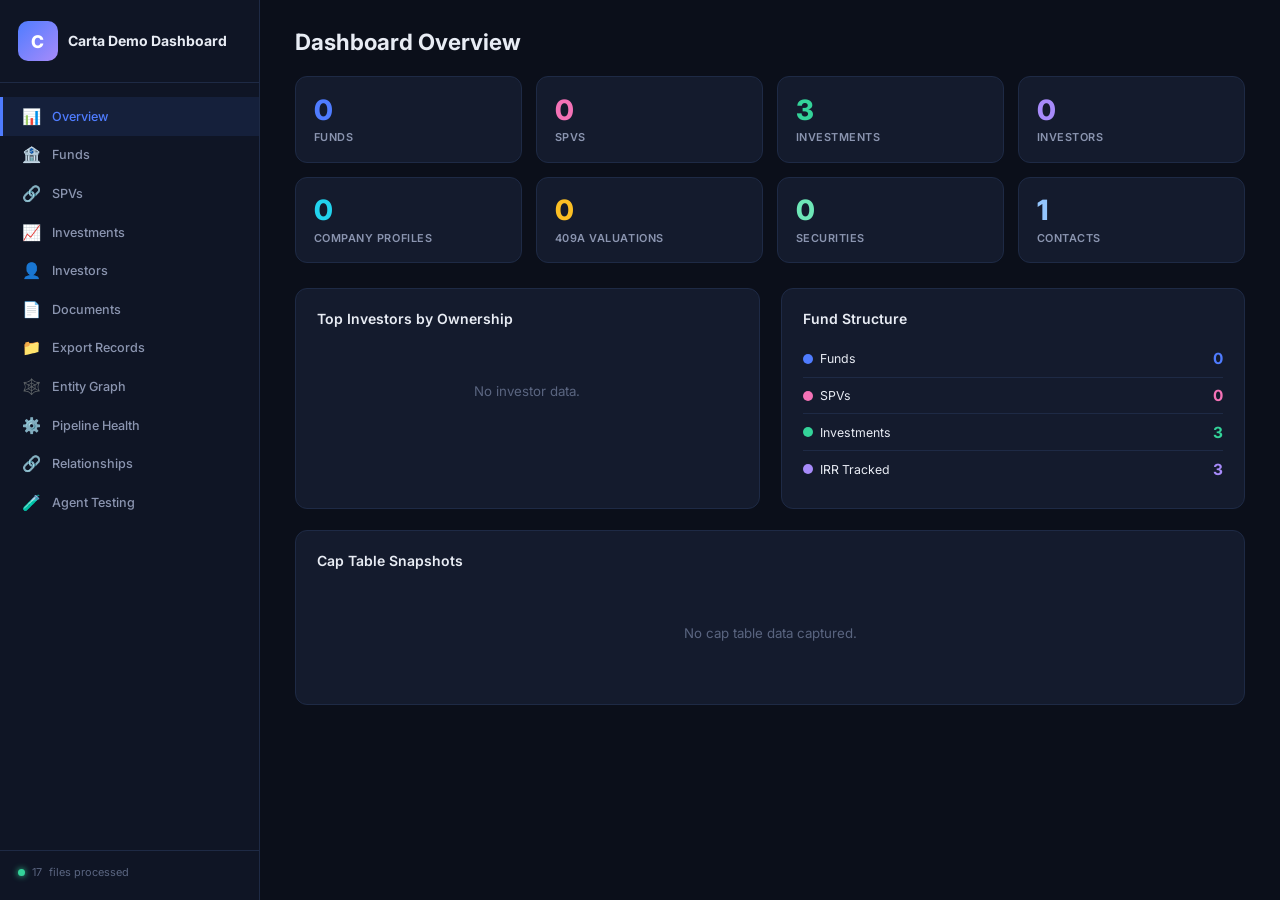
<file: frontend/index.html>
<!DOCTYPE html>
<html lang="en">
<head>
    <meta charset="UTF-8">
    <meta name="viewport" content="width=device-width, initial-scale=1.0">
    <title>Carta Demo Dashboard</title>
    <meta name="description" content="Carta enterprise intelligence dashboard — Funds, SPVs, Investments, Cap Tables, and Investors.">
    <link rel="preconnect" href="https://fonts.googleapis.com">
    <link href="https://fonts.googleapis.com/css2?family=Inter:wght@300;400;500;600;700;800&display=swap" rel="stylesheet">
    <link rel="stylesheet" href="style.css">
    <style>
        @keyframes spin {
            0% { transform: rotate(0deg); }
            100% { transform: rotate(360deg); }
        }
        .platform-endpoint-item {
            padding: 0.75rem;
            border-radius: var(--radius);
            border: 1px solid var(--border);
            background: rgba(255,255,255,0.01);
            cursor: pointer;
            transition: all 0.2s ease;
            display: flex;
            justify-content: space-between;
            align-items: center;
        }
        .platform-endpoint-item:hover {
            background: rgba(255,255,255,0.04);
            border-color: var(--accent-violet);
        }
        .platform-endpoint-item.active {
            background: rgba(139, 92, 246, 0.1);
            border-color: var(--accent-violet);
        }
        .platform-endpoint-name {
            font-weight: 600;
            font-size: 0.85rem;
            color: var(--fg);
        }
        .platform-endpoint-table {
            font-size: 0.75rem;
            opacity: 0.6;
        }
        .sync-active-indicator {
            position: fixed;
            bottom: 1.5rem;
            right: 1.5rem;
            background: var(--bg-card);
            border: 1px solid var(--accent-cyan);
            border-radius: var(--radius);
            padding: 1rem;
            box-shadow: 0 10px 25px rgba(0,0,0,0.5);
            display: flex;
            align-items: center;
            gap: 0.75rem;
            z-index: 1000;
            cursor: pointer;
            animation: pulse-border 2s infinite;
        }
        @keyframes pulse-border {
            0% { border-color: rgba(6, 182, 212, 0.4); }
            50% { border-color: rgba(6, 182, 212, 1); }
            100% { border-color: rgba(6, 182, 212, 0.4); }
        }
    </style>
</head>
<body>
    <!-- ─── Sidebar ─── -->
    <nav id="sidebar">
        <div class="sidebar-brand">
            <div class="brand-icon">C</div>
            <div>
                <div class="brand-name" id="firmName">Loading…</div>
                <div class="brand-sub" id="firmAdmin"></div>
            </div>
        </div>
        <ul class="nav-links">
            <li><a href="#" class="nav-link active" data-section="overview"><span class="nav-icon">📊</span> Overview</a></li>
            <li><a href="#" class="nav-link" data-section="funds"><span class="nav-icon">🏦</span> Funds</a></li>
            <li><a href="#" class="nav-link" data-section="spvs"><span class="nav-icon">🔗</span> SPVs</a></li>
            <li><a href="#" class="nav-link" data-section="investments"><span class="nav-icon">📈</span> Investments</a></li>
            <li><a href="#" class="nav-link" data-section="investors"><span class="nav-icon">👤</span> Investors</a></li>
            <li><a href="#" class="nav-link" data-section="documents"><span class="nav-icon">📄</span> Documents</a></li>
            <li><a href="#" class="nav-link" data-section="exports"><span class="nav-icon">📁</span> Export Records</a></li>
            <li><a href="#" class="nav-link" data-section="graph"><span class="nav-icon">🕸️</span> Entity Graph</a></li>
            <li><a href="#" class="nav-link" data-section="pipeline"><span class="nav-icon">⚙️</span> Pipeline Health</a></li>
            <li><a href="#" class="nav-link" data-section="relationships"><span class="nav-icon">🔗</span> Relationships</a></li>
            <li><a href="#" class="nav-link" data-section="testing"><span class="nav-icon">🧪</span> Agent Testing</a></li>
        </ul>
        <div class="sidebar-footer">
            <div class="extraction-badge">
                <span class="badge-dot"></span>
                <span id="fileCount">–</span> files processed
            </div>
        </div>
    </nav>

    <!-- ─── Main ─── -->
    <main id="main">
        <!-- Overview -->
        <section id="sec-overview" class="section active">
            <h1 class="page-title">Dashboard Overview</h1>
            <div class="kpi-row" id="kpiRow"></div>
            <div class="grid-2col">
                <div class="card" id="topInvestorsCard">
                    <h2 class="card-title">Top Investors by Ownership</h2>
                    <div id="topInvestorsList"></div>
                </div>
                <div class="card" id="fundBreakdownCard">
                    <h2 class="card-title">Fund Structure</h2>
                    <div id="fundBreakdownChart" style="max-height:400px; overflow-y:auto;"></div>
                </div>
            </div>
            <div class="card" style="margin-top:1.5rem">
                <h2 class="card-title">Cap Table Snapshots</h2>
                <div id="recentCapTables"></div>
            </div>
        </section>

        <!-- Funds -->
        <section id="sec-funds" class="section">
            <h1 class="page-title">Funds <span class="count-badge" id="fundsCount"></span></h1>
            <div class="table-wrap">
                <table class="data-table" id="fundsTable">
                    <thead><tr><th>Fund Name</th><th>Type</th><th>UUID</th><th>Permissions</th></tr></thead>
                    <tbody></tbody>
                </table>
            </div>
        </section>

        <!-- SPVs -->
        <section id="sec-spvs" class="section">
            <h1 class="page-title">Special Purpose Vehicles <span class="count-badge" id="spvsCount"></span></h1>
            <div class="table-wrap">
                <table class="data-table" id="spvsTable">
                    <thead><tr><th>SPV Name</th><th>Type</th><th>UUID</th><th>Permissions</th></tr></thead>
                    <tbody></tbody>
                </table>
            </div>
        </section>

        <!-- Investments -->
        <section id="sec-investments" class="section">
            <h1 class="page-title">Portfolio Investments <span class="count-badge" id="investmentsCount"></span></h1>
            <div class="investments-grid" id="investmentsGrid"></div>
        </section>

        <!-- Investors -->
        <section id="sec-investors" class="section">
            <h1 class="page-title">Investors <span class="count-badge" id="investorsCount"></span></h1>
            <div class="table-wrap">
                <table class="data-table" id="investorsTable">
                    <thead><tr><th>Investor</th><th>Total Ownership %</th><th>Portfolio Companies</th></tr></thead>
                    <tbody></tbody>
                </table>
            </div>
        </section>

        <!-- Documents -->
        <section id="sec-documents" class="section">
            <h1 class="page-title">Documents <span class="count-badge" id="documentsCount"></span></h1>
            <div class="table-wrap">
                <table class="data-table" id="documentsTable">
                    <thead><tr><th>Document</th><th>Type</th><th>Date</th><th>Fund</th><th>Stakeholder</th></tr></thead>
                    <tbody></tbody>
                </table>
            </div>
            <p id="noDocsMsg" class="empty-state" style="display:none">No documents were captured in this extraction run.</p>
        </section>

        <!-- Export Records -->
        <section id="sec-exports" class="section">
            <h1 class="page-title">Export Records <span class="count-badge" id="exportsCount"></span></h1>
            <div class="table-wrap">
                <table class="data-table" id="exportsTable">
                    <thead><tr><th>Entity</th><th>Domain</th><th>Format</th><th>Source URL</th><th>Row Count</th></tr></thead>
                    <tbody></tbody>
                </table>
            </div>
            <p id="noExportsMsg" class="empty-state" style="display:none">No export data was captured in this extraction run.</p>
        </section>

        <!-- Entity Graph -->
        <section id="sec-graph" class="section">
            <h1 class="page-title">Entity Graph</h1>
            <div class="graph-stats" id="graphStats"></div>
            <canvas id="graphCanvas"></canvas>
            <div class="graph-legend" id="graphLegend"></div>
        </section>

        <!-- Pipeline Health -->
        <section id="sec-pipeline" class="section">
            <h1 class="page-title">Pipeline Health</h1>
            <div class="kpi-row" id="pipelineKpis"></div>
            <div class="pipeline-grid">
                <div class="card">
                    <h2 class="card-title">Phase Duration Breakdown</h2>
                    <div id="phaseBreakdown"></div>
                </div>
                <div class="card">
                    <h2 class="card-title">Replay Success Rate</h2>
                    <div id="replayStats"></div>
                </div>
            </div>
            <div class="card" style="margin-bottom:1.25rem">
                <h2 class="card-title">ROI by API Family</h2>
                <div class="roi-grid" id="roiGrid"></div>
            </div>
            <div class="card">
                <h2 class="card-title">Business Domains Traversed</h2>
                <div class="domains-wrap" id="domainsWrap"></div>
            </div>
        </section>

        <!-- Relationships -->
        <section id="sec-relationships" class="section">
            <h1 class="page-title">Fund Relationships <span class="count-badge" id="relationshipsCount"></span></h1>
            <div class="table-wrap">
                <table class="data-table" id="relationshipsTable">
                    <thead><tr><th>Entity</th><th>Type</th><th>Direction</th><th>Related Fund</th></tr></thead>
                    <tbody></tbody>
                </table>
            </div>
            <p id="noRelsMsg" class="empty-state" style="display:none">No cross-entity relationships were captured.</p>
        </section>

        <!-- Agent Testing -->
        <section id="sec-testing" class="section">
            <h1 class="page-title">Agent Testing & Observability</h1>
            
            <div class="tab-header" style="margin-bottom: 1.5rem; display: flex; gap: 0.5rem; border-bottom: 1px solid var(--border); padding-bottom: 0.5rem;">
                <button class="tab-btn active" data-subtab="runs">Validation Runs</button>
                <button class="tab-btn" data-subtab="latency">Latency & Performance</button>
                <button class="tab-btn" data-subtab="gaps">Data Coverage Audit</button>
                <button class="tab-btn" data-subtab="platform-api">Platform API Explorer</button>
            </div>

            <!-- Validation Runs Sub-View -->
            <div id="subtab-runs" class="subtab-content active">
                <div class="grid-2col" style="margin-bottom: 1.5rem;">
                    <!-- Latest Run Summary Card -->
                    <div class="card" id="latestRunCard">
                        <h2 class="card-title">Latest Run Status</h2>
                        <div id="latestRunDetails"></div>
                    </div>
                    <!-- Milestones Checklist Card -->
                    <div class="card" id="milestonesCard">
                        <h2 class="card-title">Milestones Verification</h2>
                        <div id="milestonesChecklist" style="display:flex; flex-direction:column; gap:0.75rem;"></div>
                    </div>
                </div>
                <!-- Runs History Table -->
                <div class="card">
                    <h2 class="card-title">Validation Runs History Log</h2>
                    <div class="table-wrap">
                        <table class="data-table" id="runsTable">
                            <thead>
                                <tr>
                                    <th>Run ID</th>
                                    <th>Completed At</th>
                                    <th>Milestones Status</th>
                                    <th>Failures</th>
                                    <th>Status</th>
                                </tr>
                            </thead>
                            <tbody></tbody>
                        </table>
                    </div>
                </div>
            </div>

            <!-- Latency & Performance Sub-View -->
            <div id="subtab-latency" class="subtab-content">
                <div class="kpi-row" id="latencyKpiRow"></div>
                <div class="grid-2col">
                    <div class="card">
                        <h2 class="card-title">Historical Replay Telemetry</h2>
                        <div id="crawlRunsHistory" style="max-height: 400px; overflow-y: auto; display: flex; flex-direction: column; gap: 0.75rem;"></div>
                    </div>
                    <div class="card">
                        <h2 class="card-title">Latency Breakdown (Last Replay)</h2>
                        <div id="apiLatencyBreakdown"></div>
                    </div>
                </div>
            </div>

            <!-- Data Coverage Audit Sub-View -->
            <div id="subtab-gaps" class="subtab-content">
                <div class="card">
                    <h2 class="card-title">Target Platform Schema Mapping & Data Gaps</h2>
                    <p class="cell-muted" style="margin-bottom: 1rem; line-height: 1.4;">This audit maps the standard database schema tables required by the platform to the fields extracted by the agent from Carta. Items labeled <strong>STUB / GAP</strong> require external ingestion integration (e.g. PitchBook, Crunchbase, CRM or direct document parser stubs).</p>
                    <div class="table-wrap">
                        <table class="data-table" id="gapsTable">
                            <thead>
                                <tr>
                                    <th>Target Schema Table</th>
                                    <th>Platform UI Page</th>
                                    <th>Mapped Carta Source Fields</th>
                                    <th>Integration Status</th>
                                    <th>Gaps & Resolution Action</th>
                                </tr>
                            </thead>
                            <tbody></tbody>
                        </table>
                    </div>
                </div>
            </div>

            <!-- Platform API Explorer Sub-View -->
            <div id="subtab-platform-api" class="subtab-content">
                <div class="grid-2col" style="grid-template-columns: 1fr 2fr; gap: 1.5rem; margin-bottom: 1.5rem;">
                    <!-- Left: API Request Builder -->
                    <div class="card" style="display: flex; flex-direction: column; gap: 1.25rem;">
                        <h2 class="card-title" style="color: var(--accent-violet); display: flex; align-items: center; gap: 0.5rem; margin-top: 0; font-size: 1.25rem;">
                            <span>⚡</span> API Request Builder
                        </h2>
                        <p class="cell-muted" style="font-size: 0.85rem; line-height: 1.4; margin: 0;">
                            Configure query parameters and trigger live Carta sync endpoint.
                        </p>

                        <!-- Request parameters form -->
                        <div style="display: flex; flex-direction: column; gap: 0.75rem;">
                            <!-- Endpoint Selection -->
                            <div style="display: flex; flex-direction: column; gap: 0.35rem;">
                                <label style="font-size: 0.8rem; font-weight: 600; color: var(--fg);">Endpoint Name:</label>
                                <select id="apiEndpointSelect" style="padding: 0.55rem; border: 1px solid var(--border); border-radius: 6px; background: rgba(0,0,0,0.4); color: var(--fg); font-size: 0.85rem; outline: none; transition: border-color 0.2s;">
                                    <option value="get_capital_calls">get_capital_calls</option>
                                    <option value="get_investment_transactions">get_investment_transactions</option>
                                    <option value="get_documents">get_documents</option>
                                    <option value="get_partner_metrics">get_partner_metrics</option>
                                    <option value="get_investment_valuations">get_investment_valuations</option>
                                    <option value="get_capital_account_summary">get_capital_account_summary</option>
                                    <option value="get_investments">get_investments</option>
                                    <option value="get_investment_extra_info">get_investment_extra_info</option>
                                    <option value="get_investment_team">get_investment_team</option>
                                    <option value="get_investment_log">get_investment_log</option>
                                    <option value="get_investment_firm">get_investment_firm</option>
                                    <option value="get_investment_focus">get_investment_focus</option>
                                    <option value="get_investment_sectors">get_investment_sectors</option>
                                    <option value="get_investment_certificates">get_investment_certificates</option>
                                    <option value="get_distribution_history">get_distribution_history</option>
                                    <option value="get_liquidity_distributions">get_liquidity_distributions</option>
                                    <option value="get_investment_expenses">get_investment_expenses</option>
                                    <option value="get_investment_interest">get_investment_interest</option>
                                    <option value="get_investment_services">get_investment_services</option>
                                    <option value="get_usage_logs">get_usage_logs</option>
                                    <option value="get_recent_developments">get_recent_developments</option>
                                    <option value="get_growth_signals">get_growth_signals</option>
                                    <option value="get_coverage">get_coverage</option>
                                    <option value="custom">-- Custom Endpoint --</option>
                                </select>
                            </div>
                            
                            <!-- Custom Endpoint Input -->
                            <div id="customEndpointGroup" style="display: none; flex-direction: column; gap: 0.35rem;">
                                <label style="font-size: 0.8rem; font-weight: 600; color: var(--accent-violet);">Custom Endpoint:</label>
                                <input type="text" id="apiCustomEndpoint" placeholder="e.g. get_custom_endpoint" style="padding: 0.55rem; border: 1px solid var(--border); border-radius: 6px; background: rgba(0,0,0,0.4); color: var(--fg); font-size: 0.85rem; outline: none;">
                            </div>

                            <!-- IDs Group -->
                            <div style="display: grid; grid-template-columns: 1fr 1fr; gap: 0.75rem;">
                                <div style="display: flex; flex-direction: column; gap: 0.35rem;">
                                    <label style="font-size: 0.8rem; font-weight: 600; color: var(--fg);">Firm ID:</label>
                                    <input type="number" id="apiFirmId" value="2160604" placeholder="e.g. 2160604" style="padding: 0.55rem; border: 1px solid var(--border); border-radius: 6px; background: rgba(0,0,0,0.4); color: var(--fg); font-size: 0.85rem; outline: none;">
                                </div>
                                <div style="display: flex; flex-direction: column; gap: 0.35rem;">
                                    <label style="font-size: 0.8rem; font-weight: 600; color: var(--fg);">Entity ID:</label>
                                    <input type="number" id="apiEntityId" value="2422820" placeholder="e.g. 2422820" style="padding: 0.55rem; border: 1px solid var(--border); border-radius: 6px; background: rgba(0,0,0,0.4); color: var(--fg); font-size: 0.85rem; outline: none;">
                                </div>
                            </div>

                            <!-- Org ID (Optional) -->
                            <div style="display: flex; flex-direction: column; gap: 0.35rem;">
                                <label style="font-size: 0.8rem; font-weight: 600; color: var(--fg);">Org ID (Optional):</label>
                                <input type="number" id="apiOrgId" placeholder="e.g. 2925615" style="padding: 0.55rem; border: 1px solid var(--border); border-radius: 6px; background: rgba(0,0,0,0.4); color: var(--fg); font-size: 0.85rem; outline: none;">
                            </div>

                            <!-- UUIDs / Params Group -->
                            <div style="display: flex; flex-direction: column; gap: 0.75rem; border-top: 1px solid var(--border); padding-top: 0.75rem; margin-top: 0.25rem;">
                                <div style="display: flex; flex-direction: column; gap: 0.35rem;">
                                    <label style="font-size: 0.8rem; font-weight: 600; color: var(--fg);">Org UUID (Optional):</label>
                                    <input type="text" id="apiOrgUuid" placeholder="c468c5e3-..." style="padding: 0.55rem; border: 1px solid var(--border); border-radius: 6px; background: rgba(0,0,0,0.4); color: var(--fg); font-size: 0.85rem; outline: none;">
                                </div>
                                <div style="display: flex; flex-direction: column; gap: 0.35rem;">
                                    <label style="font-size: 0.8rem; font-weight: 600; color: var(--fg);">Fund UUID (Optional):</label>
                                    <input type="text" id="apiFundUuid" placeholder="7248bb0f-..." style="padding: 0.55rem; border: 1px solid var(--border); border-radius: 6px; background: rgba(0,0,0,0.4); color: var(--fg); font-size: 0.85rem; outline: none;">
                                </div>
                                <div style="display: flex; flex-direction: column; gap: 0.35rem;">
                                    <label style="font-size: 0.8rem; font-weight: 600; color: var(--fg);">Partner ID (UUID, Optional):</label>
                                    <input type="text" id="apiPartnerId" placeholder="e.g. 205428" style="padding: 0.55rem; border: 1px solid var(--border); border-radius: 6px; background: rgba(0,0,0,0.4); color: var(--fg); font-size: 0.85rem; outline: none;">
                                </div>
                            </div>

                            <!-- Dates Group -->
                            <div style="display: grid; grid-template-columns: 1fr 1fr; gap: 0.75rem; border-top: 1px solid var(--border); padding-top: 0.75rem; margin-top: 0.25rem;">
                                <div style="display: flex; flex-direction: column; gap: 0.35rem;">
                                    <label style="font-size: 0.8rem; font-weight: 600; color: var(--fg);">Start Date:</label>
                                    <input type="text" id="apiStartDate" value="10/01/2025" placeholder="MM/DD/YYYY" style="padding: 0.55rem; border: 1px solid var(--border); border-radius: 6px; background: rgba(0,0,0,0.4); color: var(--fg); font-size: 0.85rem; outline: none;">
                                </div>
                                <div style="display: flex; flex-direction: column; gap: 0.35rem;">
                                    <label style="font-size: 0.8rem; font-weight: 600; color: var(--fg);">End Date:</label>
                                    <input type="text" id="apiEndDate" value="12/31/2025" placeholder="MM/DD/YYYY" style="padding: 0.55rem; border: 1px solid var(--border); border-radius: 6px; background: rgba(0,0,0,0.4); color: var(--fg); font-size: 0.85rem; outline: none;">
                                </div>
                            </div>

                            <!-- Send button -->
                            <button id="btnSendApiRequest" class="btn" style="background: linear-gradient(135deg, var(--accent-violet) 0%, #a855f7 100%); color: #fff; width: 100%; border: none; font-weight: 600; padding: 0.75rem; cursor: pointer; border-radius: 6px; display: flex; align-items: center; justify-content: center; gap: 0.5rem; margin-top: 0.5rem; transition: transform 0.1s, filter 0.2s; box-shadow: 0 4px 15px rgba(139, 92, 246, 0.3);">
                                <span>🚀</span> Send Request
                            </button>
                        </div>
                    </div>
                    
                    <!-- Right: JSON Payload Visualizer -->
                    <div class="card" style="display: flex; flex-direction: column; gap: 1rem;">
                        <div style="display: flex; justify-content: space-between; align-items: center; border-bottom: 1px solid var(--border); padding-bottom: 0.5rem;">
                            <div>
                                <h2 class="card-title" id="inspectorEndpointName" style="margin-bottom:0.2rem; font-size: 1.25rem;">Select Endpoint</h2>
                                <span class="badge" id="inspectorTableName" style="background: var(--accent-violet); color: #fff; font-size:0.8rem;">–</span>
                            </div>
                            <div style="display: flex; gap: 0.5rem; align-items: center;">
                                <button id="btnCopyToClipboard" class="btn btn-secondary" style="font-size:0.8rem; padding: 0.4rem 0.8rem; cursor: pointer;">Copy Payload</button>
                            </div>
                        </div>
                        <div id="inspectorDescription" class="cell-muted" style="font-size: 0.9rem; line-height: 1.4;">Configure details on the left, then click Send Request to query.</div>

                        <div class="explorer-tabs" style="display: flex; gap: 0.5rem; margin-top: 0.5rem; border-bottom: 1px solid var(--border); padding-bottom: 0.5rem;">
                            <button id="btnPlatformUiView" class="explorer-tab-btn active" style="font-size:0.8rem; padding: 0.4rem 0.8rem; cursor: pointer; border: none; border-radius: 4px; background: rgba(79,124,255,0.1); color: var(--accent-blue); font-weight: 600;">UI Preview</button>
                            <button id="btnPlatformJsonView" class="explorer-tab-btn" style="font-size:0.8rem; padding: 0.4rem 0.8rem; cursor: pointer; border: none; border-radius: 4px; background: transparent; color: var(--text-secondary); font-weight: 500;">JSON Source</button>
                        </div>
                        <div style="background: rgba(0,0,0,0.4); border-radius: var(--radius); border: 1px solid var(--border); padding: 1.25rem; flex-grow: 1; display: flex; flex-direction: column; min-height: 400px; position: relative;">
                            <div id="platformUiViewContainer" style="flex-grow: 1; overflow-y: auto; max-height: 500px; display: block;"></div>
                            <pre id="platformJsonPre" style="margin: 0; font-family: 'Fira Code', monospace; font-size: 0.85rem; overflow: auto; flex-grow: 1; max-height: 500px; color: #a6e22e; white-space: pre-wrap; word-break: break-all; display: none;"></pre>
                        </div>
                    </div>
                </div>
            </div>
        </section>
    </main>

    <!-- Investment Detail Modal -->
    <div class="modal-overlay" id="investmentModal">
        <div class="modal">
            <button class="modal-close" id="closeModal">&times;</button>
            <h2 class="modal-title" id="modalCompanyName"></h2>

            <div id="modalProfile"></div>

            <div class="modal-section">
                <h3>Valuation & Performance</h3>
                <div id="modalValuation"></div>
            </div>

            <div class="modal-section">
                <h3>Cap Table</h3>
                <div class="modal-table-wrap" id="modalCapTable"></div>
            </div>

            <div class="modal-section">
                <h3>Securities & Holdings</h3>
                <div class="modal-table-wrap" id="modalHoldings"></div>
            </div>

            <div class="modal-section">
                <h3>409A Fair Market Values</h3>
                <div class="modal-table-wrap" id="modalFMV"></div>
            </div>

            <div class="modal-section">
                <h3>Capital Transactions</h3>
                <div class="modal-table-wrap" id="modalTransactions"></div>
            </div>

            <div class="modal-section">
                <h3>Contacts</h3>
                <div id="modalContacts"></div>
            </div>
        </div>
    </div>

    <!-- Extraction Progress Tracking Modal -->
    <div class="modal-overlay" id="extractionProgressModal">
        <div class="modal" style="max-width: 600px;">
            <h2 class="modal-title" style="color: var(--accent-cyan); display: flex; align-items: center; gap: 0.75rem; margin-top: 0;">
                <span class="spinner" style="border: 3px solid rgba(255,255,255,0.1); border-top: 3px solid var(--accent-cyan); border-radius: 50%; width: 24px; height: 24px; display: inline-block; animation: spin 1s linear infinite;"></span>
                <span id="extractionProgressTitle">Carta Browser Automation in Progress...</span>
            </h2>
            <div style="margin-top: 1rem; display: flex; flex-direction: column; gap: 0.75rem;">
                <div style="background: rgba(255,255,255,0.02); border: 1px solid var(--border); border-radius: var(--radius); padding: 0.75rem; display: flex; justify-content: space-between; align-items: center;">
                    <div>
                        <div style="font-weight: 600; font-size: 0.95rem;" id="extractionProgressCompany">EAI Space I LLC</div>
                        <div style="font-size: 0.8rem;" class="cell-muted" id="extractionProgressTaskId">Task ID: -</div>
                    </div>
                    <span class="badge" id="extractionProgressStatus" style="background: var(--accent-amber); color: #000; font-weight: 600; font-size: 0.85rem;">PENDING</span>
                </div>
                
                <div style="font-weight: 500; font-size: 0.9rem; margin-top: 0.5rem;">Agent Console Logs:</div>
                <div style="background: #000; border: 1px solid var(--border); border-radius: var(--radius); padding: 0.75rem; min-height: 200px; max-height: 300px; overflow-y: auto; font-family: 'Fira Code', monospace; font-size: 0.85rem; line-height: 1.4; color: #a8ffb2;" id="extractionLogsContainer">
                    <div style="color: var(--border);">Waiting for worker to claim task...</div>
                </div>
            </div>
            <div style="margin-top: 1.5rem; display: flex; justify-content: flex-end; gap: 0.5rem;">
                <button class="btn btn-secondary" id="btnMinimizeExtraction" style="cursor: pointer; padding: 0.5rem 1rem;">Close Overlay</button>
            </div>
        </div>
    </div>

    <!-- Floating Mini Active Sync Badge -->
    <div id="syncActiveIndicator" class="sync-active-indicator" style="display: none;">
        <span class="spinner" style="border: 2px solid rgba(255,255,255,0.1); border-top: 2px solid var(--accent-cyan); border-radius: 50%; width: 16px; height: 16px; display: inline-block; animation: spin 1s linear infinite;"></span>
        <span style="font-size: 0.85rem; font-weight: 600; color: var(--accent-cyan);">Sync Active - Click to View Logs</span>
    </div>

    <script src="app.js"></script>
</body>
</html>
</file>
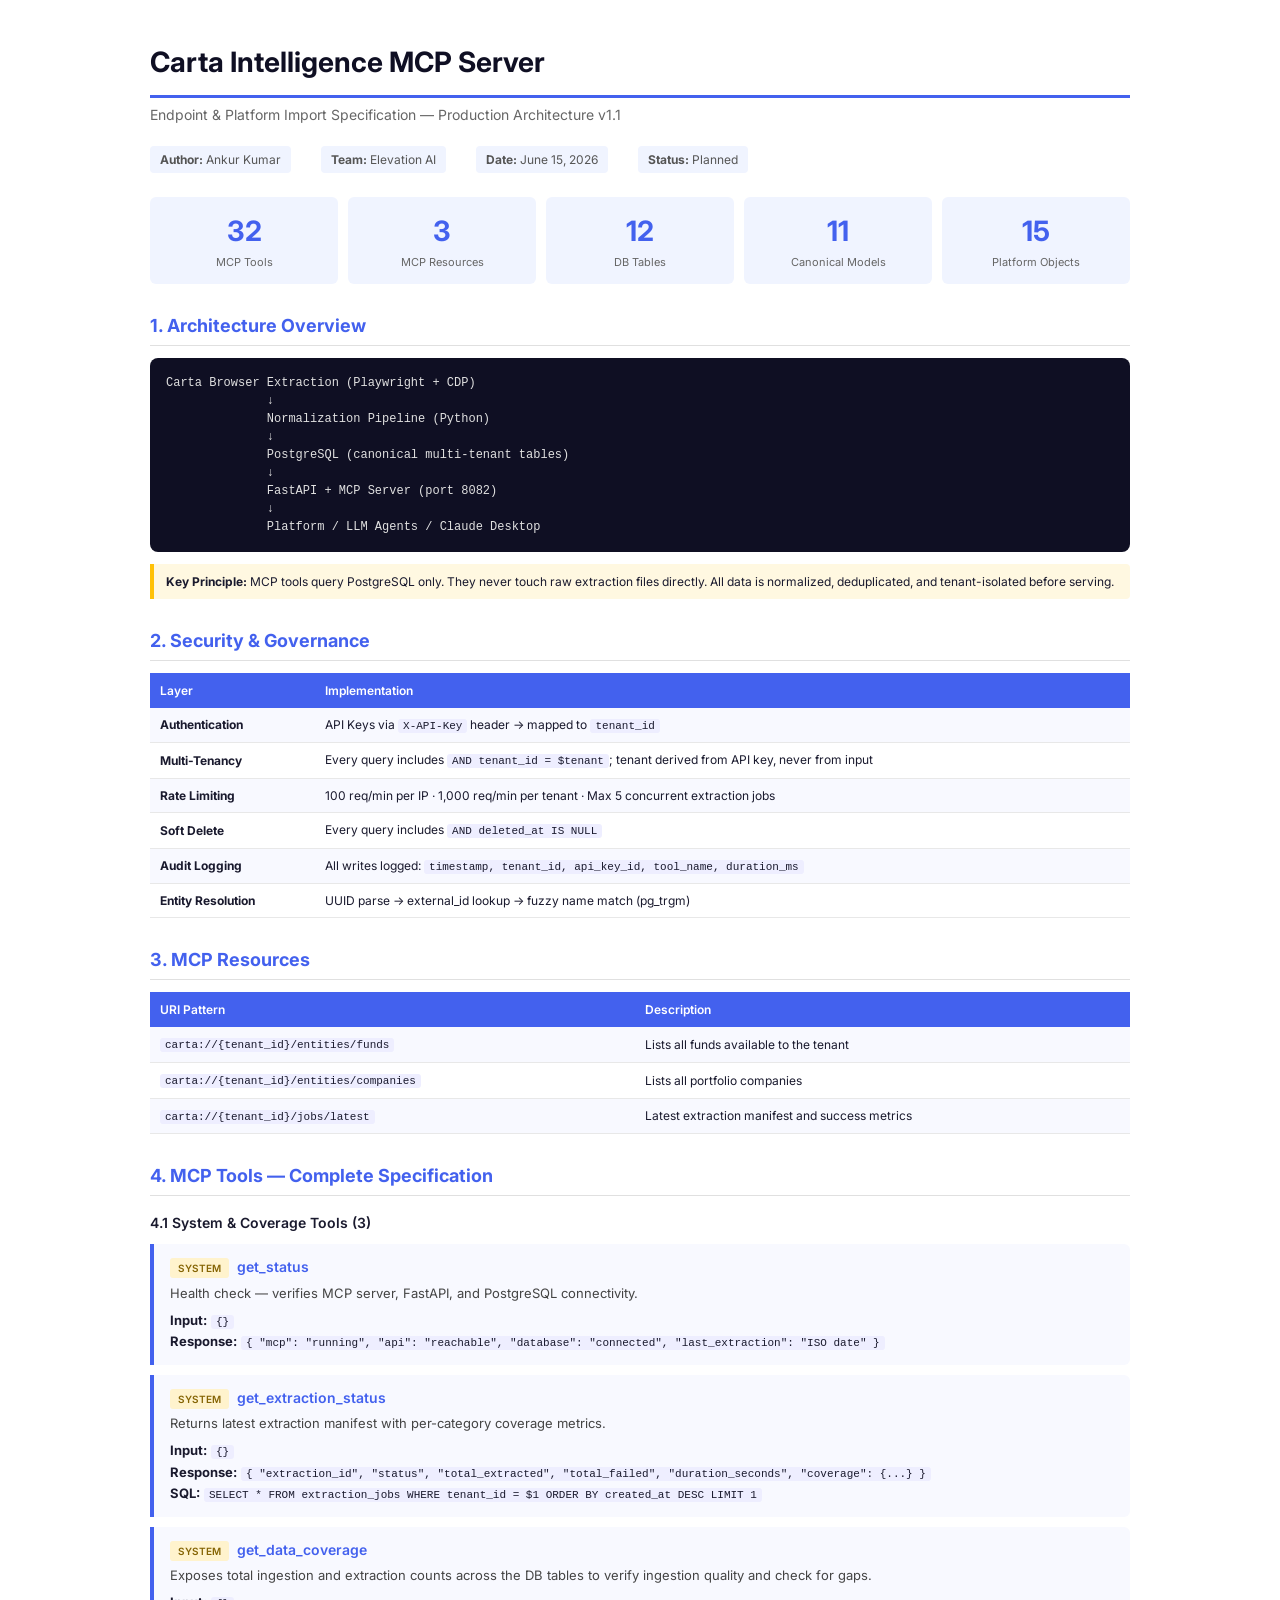
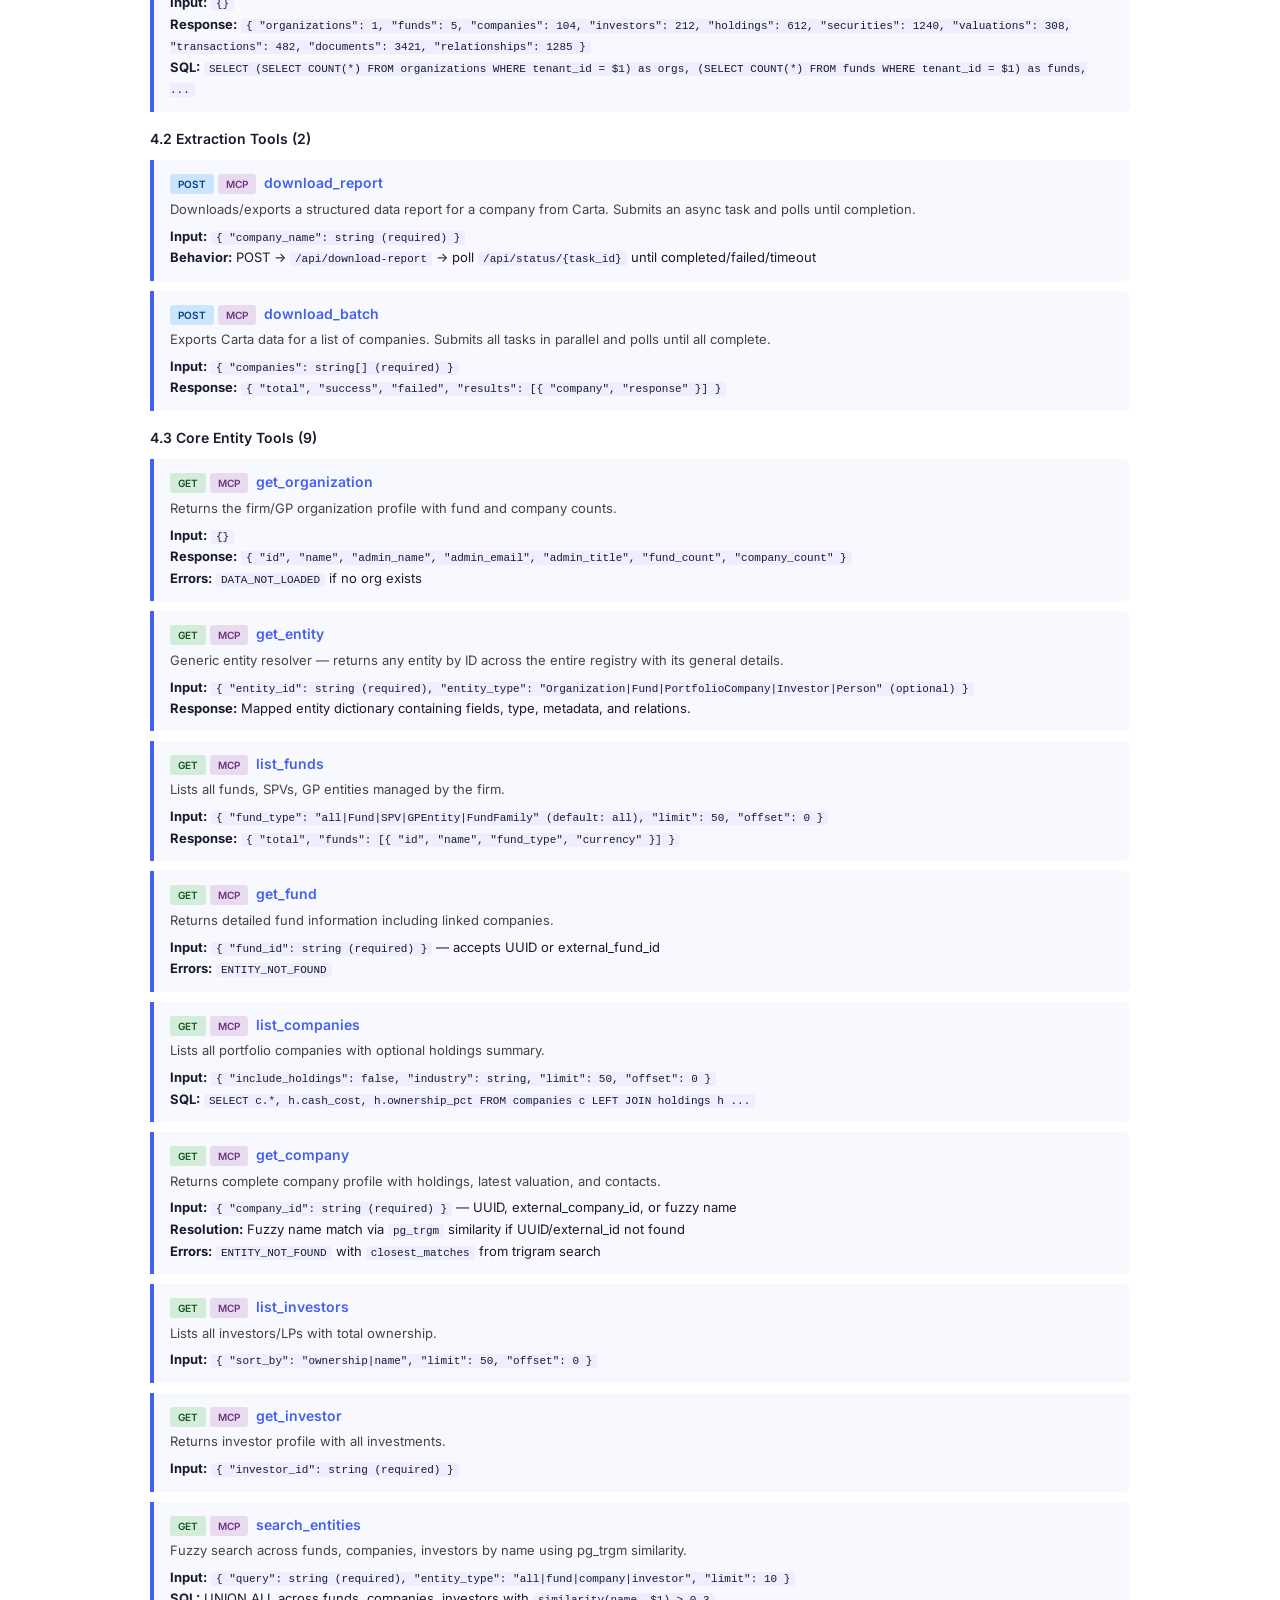
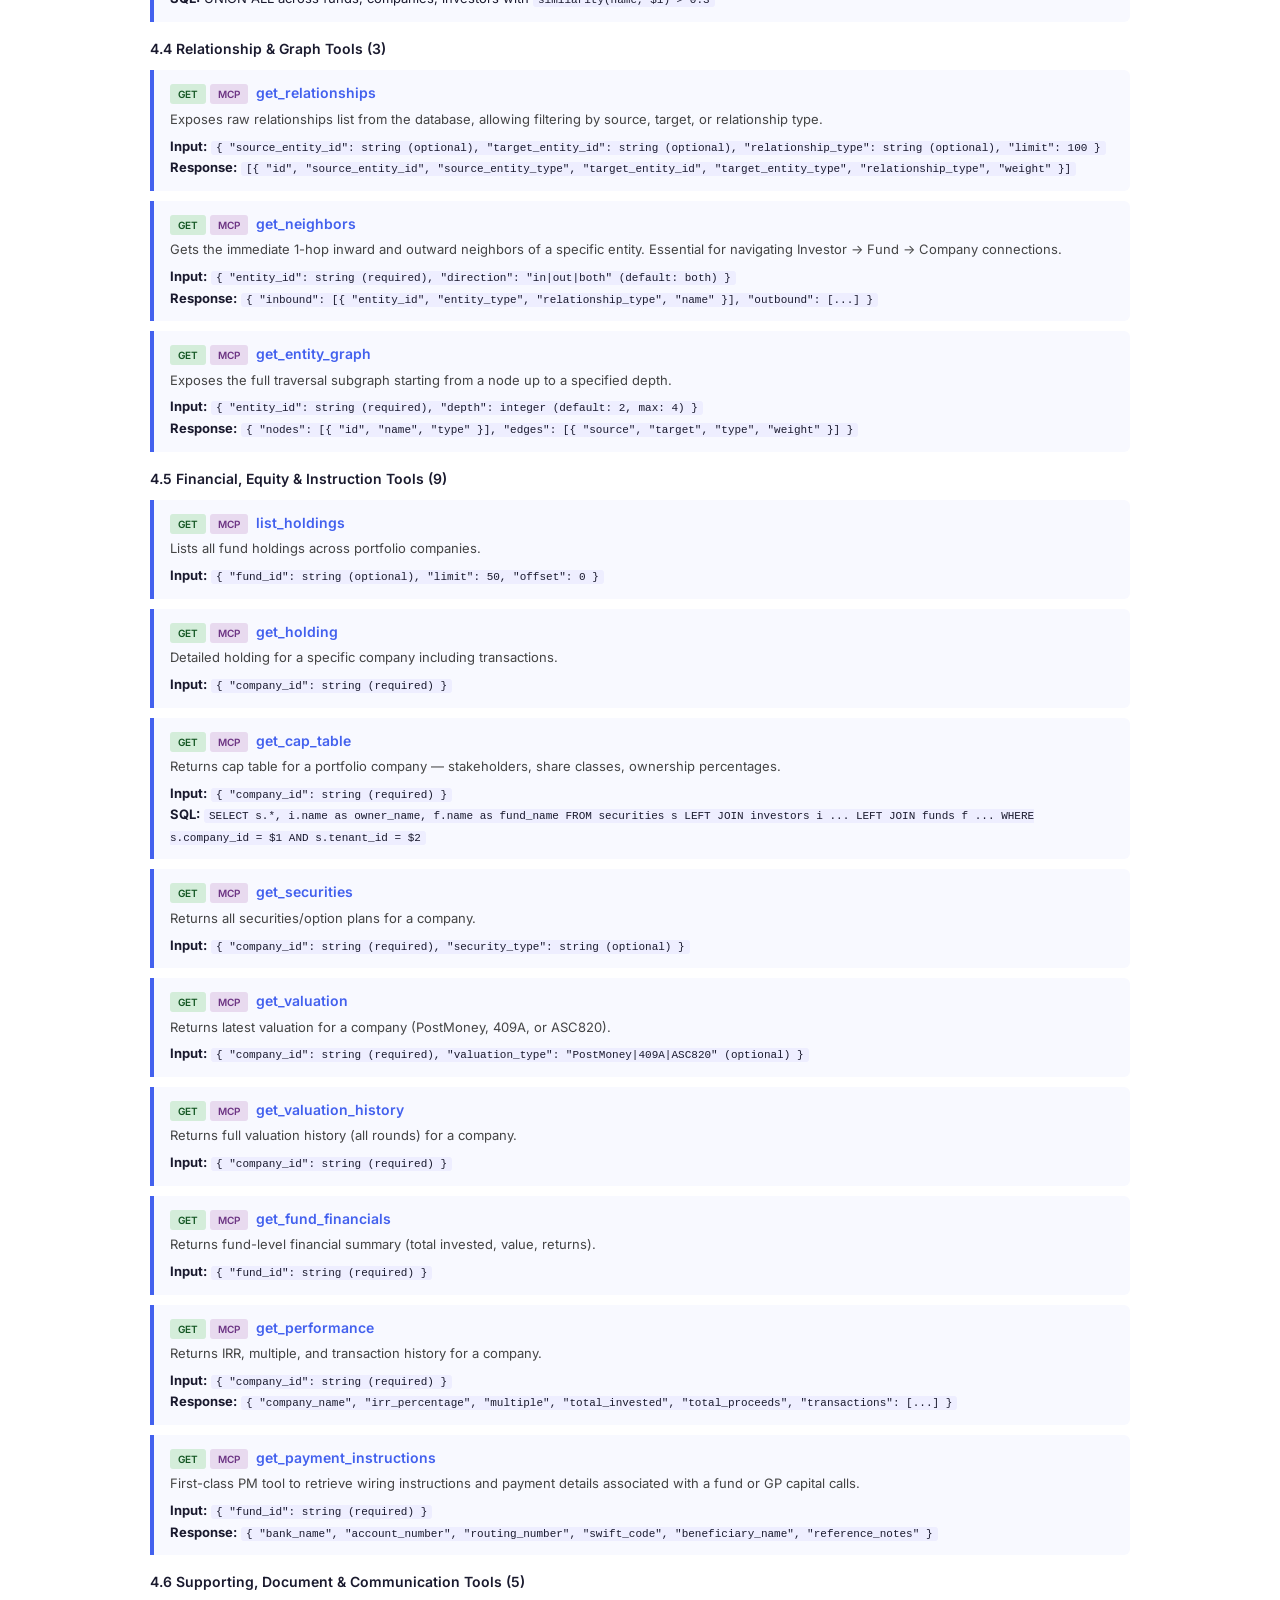
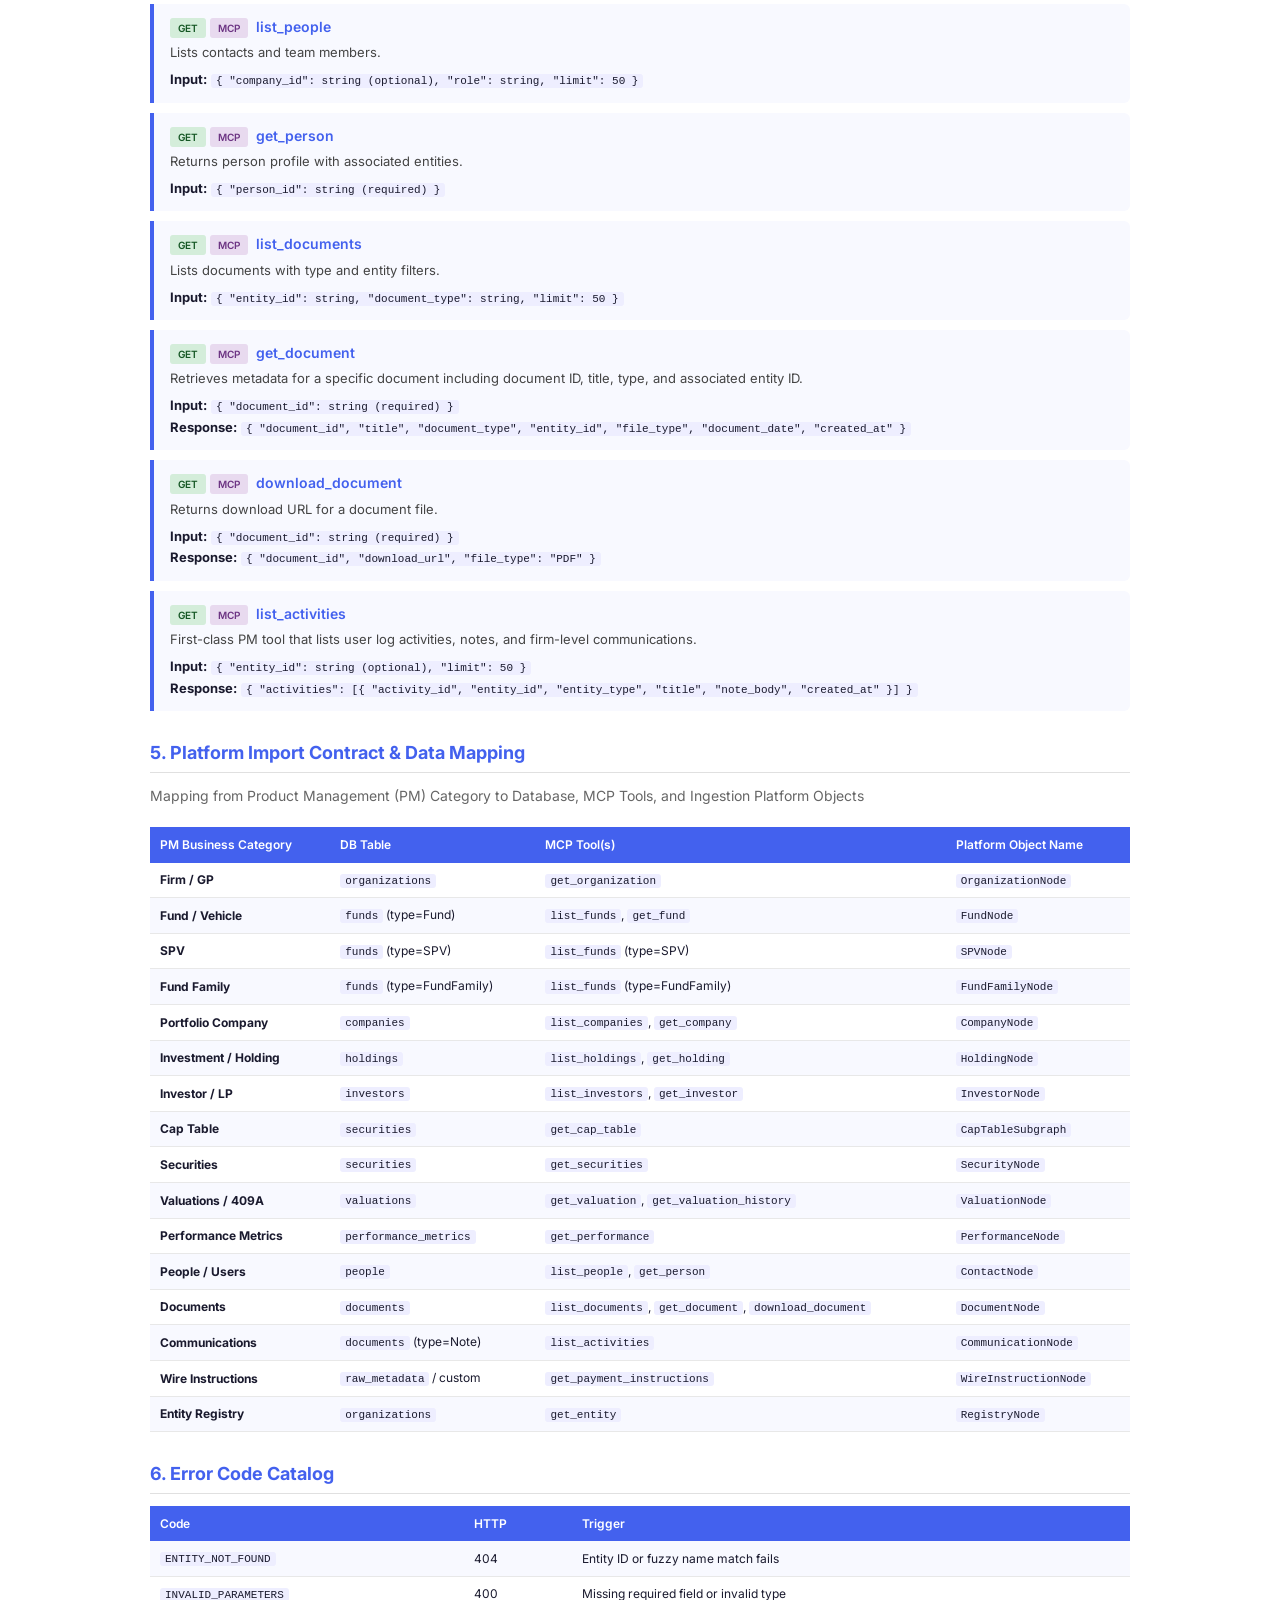
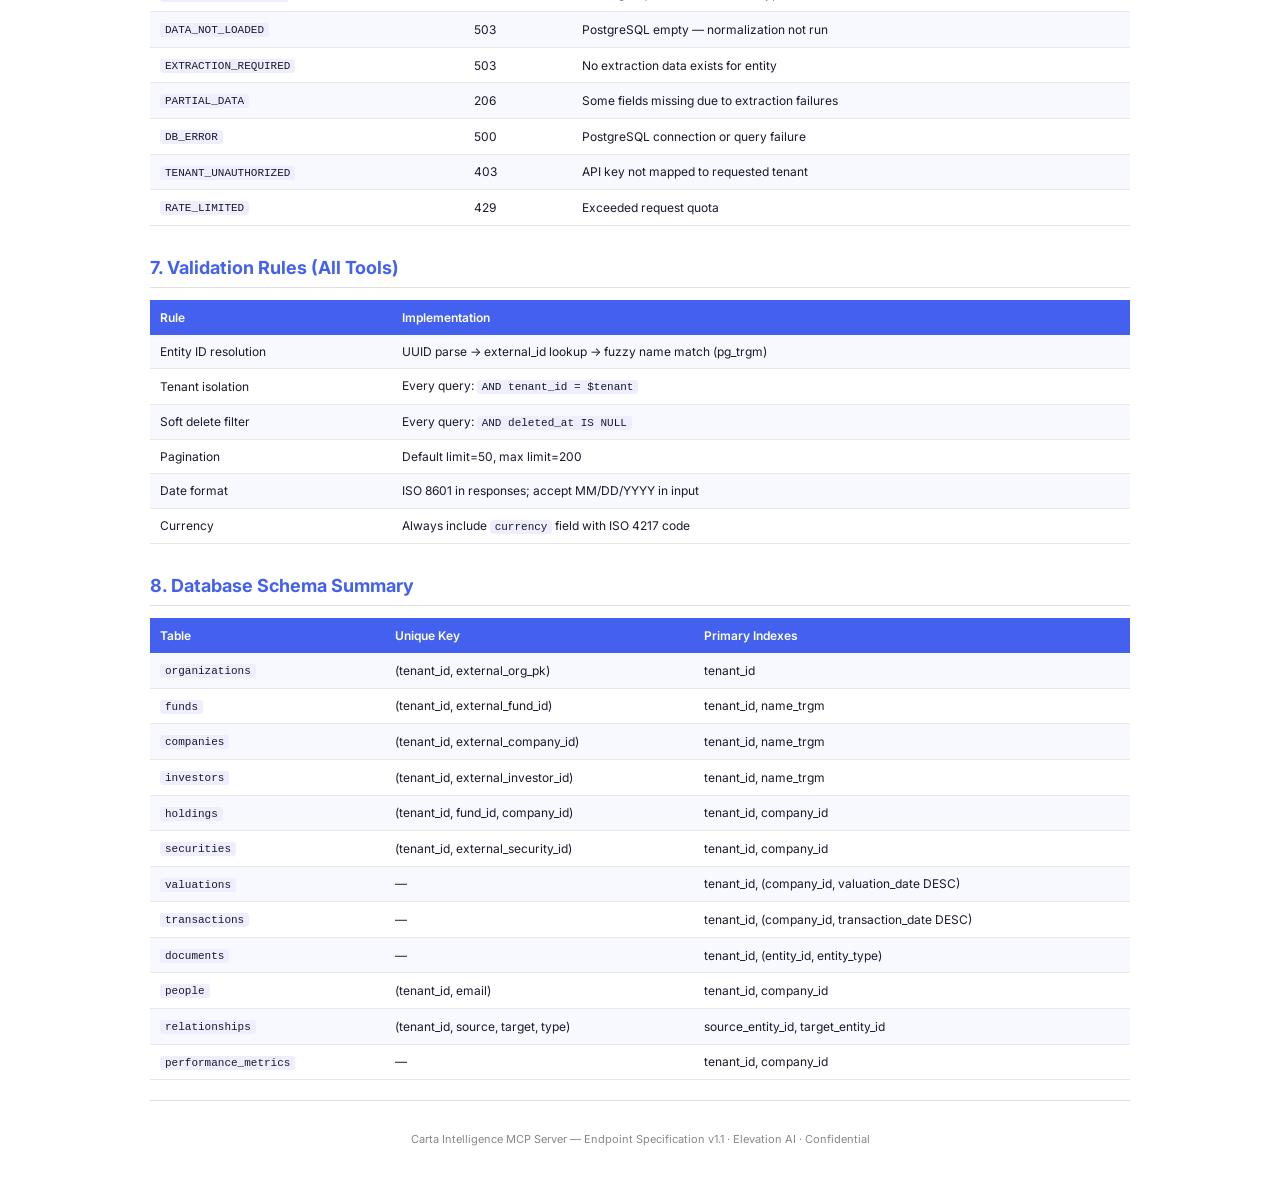
<file: docs/MCP_Endpoints_Specification.html>
<!DOCTYPE html>
<html lang="en">

<head>
       <meta charset="UTF-8">
       <title>Carta Intelligence MCP — Endpoint Specification v1.1</title>
       <style>
              @import url('https://fonts.googleapis.com/css2?family=Inter:wght@400;500;600;700&display=swap');

              * {
                     margin: 0;
                     padding: 0;
                     box-sizing: border-box
              }

              body {
                     font-family: 'Inter', sans-serif;
                     color: #1a1a2e;
                     line-height: 1.6;
                     padding: 40px 60px;
                     max-width: 1100px;
                     margin: 0 auto;
                     font-size: 13px
              }

              @media print {
                     body {
                            padding: 20px 40px;
                            font-size: 11px
                     }

                     h1 {
                            font-size: 22px !important
                     }

                     .page-break {
                            page-break-before: always
                     }
              }

              h1 {
                     font-size: 28px;
                     font-weight: 700;
                     color: #0f0f23;
                     border-bottom: 3px solid #4361ee;
                     padding-bottom: 10px;
                     margin-bottom: 6px
              }

              h2 {
                     font-size: 18px;
                     font-weight: 700;
                     color: #4361ee;
                     margin: 28px 0 12px;
                     border-bottom: 1px solid #e0e0e0;
                     padding-bottom: 4px
              }

              h3 {
                     font-size: 14px;
                     font-weight: 600;
                     color: #1a1a2e;
                     margin: 16px 0 6px
              }

              .subtitle {
                     color: #666;
                     font-size: 14px;
                     margin-bottom: 20px
              }

              .meta {
                     display: flex;
                     gap: 30px;
                     margin-bottom: 24px;
                     font-size: 12px;
                     color: #555
              }

              .meta span {
                     background: #f0f4ff;
                     padding: 4px 10px;
                     border-radius: 4px
              }

              table {
                     width: 100%;
                     border-collapse: collapse;
                     margin: 10px 0 18px;
                     font-size: 12px
              }

              th {
                     background: #4361ee;
                     color: #fff;
                     padding: 8px 10px;
                     text-align: left;
                     font-weight: 600
              }

              td {
                     padding: 7px 10px;
                     border-bottom: 1px solid #e8e8e8
              }

              tr:nth-child(even) {
                     background: #f8f9ff
              }

              .tool-card {
                     background: #f8f9ff;
                     border-left: 4px solid #4361ee;
                     padding: 12px 16px;
                     margin: 10px 0;
                     border-radius: 0 6px 6px 0
              }

              .tool-card h3 {
                     margin: 0 0 4px;
                     color: #4361ee;
                     font-size: 14px
              }

              .tool-card .desc {
                     color: #444;
                     margin-bottom: 6px
              }

              .label {
                     display: inline-block;
                     padding: 2px 8px;
                     border-radius: 3px;
                     font-size: 10px;
                     font-weight: 600;
                     margin-right: 4px
              }

              .label-get {
                     background: #d4edda;
                     color: #155724
              }

              .label-post {
                     background: #cce5ff;
                     color: #004085
              }

              .label-mcp {
                     background: #e8daef;
                     color: #6c3483
              }

              .label-system {
                     background: #fff3cd;
                     color: #856404
              }

              code {
                     background: #eef;
                     padding: 1px 5px;
                     border-radius: 3px;
                     font-size: 11px;
                     font-family: 'Courier New', monospace
              }

              .arch-box {
                     background: #0f0f23;
                     color: #e0e0e0;
                     padding: 16px;
                     border-radius: 8px;
                     font-family: 'Courier New', monospace;
                     font-size: 12px;
                     margin: 12px 0;
                     white-space: pre;
                     line-height: 1.5
              }

              .note {
                     background: #fff8e1;
                     border-left: 4px solid #ffc107;
                     padding: 8px 12px;
                     margin: 10px 0;
                     font-size: 12px;
                     border-radius: 0 4px 4px 0
              }

              .section-grid {
                     display: grid;
                     grid-template-columns: 1fr 1fr;
                     gap: 10px
              }

              .stat {
                     text-align: center;
                     background: #f0f4ff;
                     padding: 12px;
                     border-radius: 6px
              }

              .stat .num {
                     font-size: 28px;
                     font-weight: 700;
                     color: #4361ee
              }

              .stat .lbl {
                     font-size: 11px;
                     color: #666
              }

              hr {
                     border: none;
                     border-top: 1px solid #ddd;
                     margin: 20px 0
              }
       </style>
</head>

<body>

       <h1>Carta Intelligence MCP Server</h1>
       <p class="subtitle">Endpoint &amp; Platform Import Specification — Production Architecture v1.1</p>
       <div class="meta">
              <span><strong>Author:</strong> Ankur Kumar</span>
              <span><strong>Team:</strong> Elevation AI</span>
              <span><strong>Date:</strong> June 15, 2026</span>
              <span><strong>Status:</strong> Planned</span>
       </div>

       <div class="section-grid" style="grid-template-columns:repeat(5,1fr);margin-bottom:20px">
              <div class="stat">
                     <div class="num">32</div>
                     <div class="lbl">MCP Tools</div>
              </div>
              <div class="stat">
                     <div class="num">3</div>
                     <div class="lbl">MCP Resources</div>
              </div>
              <div class="stat">
                     <div class="num">12</div>
                     <div class="lbl">DB Tables</div>
              </div>
              <div class="stat">
                     <div class="num">11</div>
                     <div class="lbl">Canonical Models</div>
              </div>
              <div class="stat">
                     <div class="num">15</div>
                     <div class="lbl">Platform Objects</div>
              </div>
       </div>

       <h2>1. Architecture Overview</h2>
       <div class="arch-box">Carta Browser Extraction (Playwright + CDP)
              ↓
              Normalization Pipeline (Python)
              ↓
              PostgreSQL (canonical multi-tenant tables)
              ↓
              FastAPI + MCP Server (port 8082)
              ↓
              Platform / LLM Agents / Claude Desktop</div>

       <div class="note"><strong>Key Principle:</strong> MCP tools query PostgreSQL only. They never touch raw
              extraction files directly. All data is normalized, deduplicated, and tenant-isolated before serving.</div>

       <h2>2. Security &amp; Governance</h2>
       <table>
              <tr>
                     <th>Layer</th>
                     <th>Implementation</th>
              </tr>
              <tr>
                     <td><strong>Authentication</strong></td>
                     <td>API Keys via <code>X-API-Key</code> header → mapped to <code>tenant_id</code></td>
              </tr>
              <tr>
                     <td><strong>Multi-Tenancy</strong></td>
                     <td>Every query includes <code>AND tenant_id = $tenant</code>; tenant derived from API key, never
                            from input</td>
              </tr>
              <tr>
                     <td><strong>Rate Limiting</strong></td>
                     <td>100 req/min per IP · 1,000 req/min per tenant · Max 5 concurrent extraction jobs</td>
              </tr>
              <tr>
                     <td><strong>Soft Delete</strong></td>
                     <td>Every query includes <code>AND deleted_at IS NULL</code></td>
              </tr>
              <tr>
                     <td><strong>Audit Logging</strong></td>
                     <td>All writes logged: <code>timestamp, tenant_id, api_key_id, tool_name, duration_ms</code></td>
              </tr>
              <tr>
                     <td><strong>Entity Resolution</strong></td>
                     <td>UUID parse → external_id lookup → fuzzy name match (pg_trgm)</td>
              </tr>
       </table>

       <h2>3. MCP Resources</h2>
       <table>
              <tr>
                     <th>URI Pattern</th>
                     <th>Description</th>
              </tr>
              <tr>
                     <td><code>carta://{tenant_id}/entities/funds</code></td>
                     <td>Lists all funds available to the tenant</td>
              </tr>
              <tr>
                     <td><code>carta://{tenant_id}/entities/companies</code></td>
                     <td>Lists all portfolio companies</td>
              </tr>
              <tr>
                     <td><code>carta://{tenant_id}/jobs/latest</code></td>
                     <td>Latest extraction manifest and success metrics</td>
              </tr>
       </table>

       <div class="page-break"></div>
       <h2>4. MCP Tools — Complete Specification</h2>

       <h3>4.1 System &amp; Coverage Tools (3)</h3>

       <div class="tool-card">
              <h3><span class="label label-system">SYSTEM</span> get_status</h3>
              <div class="desc">Health check — verifies MCP server, FastAPI, and PostgreSQL connectivity.</div>
              <strong>Input:</strong> <code>{}</code><br>
              <strong>Response:</strong>
              <code>{ "mcp": "running", "api": "reachable", "database": "connected", "last_extraction": "ISO date" }</code>
       </div>

       <div class="tool-card">
              <h3><span class="label label-system">SYSTEM</span> get_extraction_status</h3>
              <div class="desc">Returns latest extraction manifest with per-category coverage metrics.</div>
              <strong>Input:</strong> <code>{}</code><br>
              <strong>Response:</strong>
              <code>{ "extraction_id", "status", "total_extracted", "total_failed", "duration_seconds", "coverage": {...} }</code><br>
              <strong>SQL:</strong>
              <code>SELECT * FROM extraction_jobs WHERE tenant_id = $1 ORDER BY created_at DESC LIMIT 1</code>
       </div>

       <div class="tool-card">
              <h3><span class="label label-system">SYSTEM</span> get_data_coverage</h3>
              <div class="desc">Exposes total ingestion and extraction counts across the DB tables to verify ingestion
                     quality and check for gaps.</div>
              <strong>Input:</strong> <code>{}</code><br>
              <strong>Response:</strong>
              <code>{ "organizations": 1, "funds": 5, "companies": 104, "investors": 212, "holdings": 612, "securities": 1240, "valuations": 308, "transactions": 482, "documents": 3421, "relationships": 1285 }</code><br>
              <strong>SQL:</strong>
              <code>SELECT (SELECT COUNT(*) FROM organizations WHERE tenant_id = $1) as orgs, (SELECT COUNT(*) FROM funds WHERE tenant_id = $1) as funds, ...</code>
       </div>

       <h3>4.2 Extraction Tools (2)</h3>

       <div class="tool-card">
              <h3><span class="label label-post">POST</span><span class="label label-mcp">MCP</span> download_report
              </h3>
              <div class="desc">Downloads/exports a structured data report for a company from Carta. Submits an async
                     task and polls until completion.</div>
              <strong>Input:</strong> <code>{ "company_name": string (required) }</code><br>
              <strong>Behavior:</strong> POST → <code>/api/download-report</code> → poll
              <code>/api/status/{task_id}</code> until completed/failed/timeout
       </div>

       <div class="tool-card">
              <h3><span class="label label-post">POST</span><span class="label label-mcp">MCP</span> download_batch</h3>
              <div class="desc">Exports Carta data for a list of companies. Submits all tasks in parallel and polls
                     until all complete.</div>
              <strong>Input:</strong> <code>{ "companies": string[] (required) }</code><br>
              <strong>Response:</strong>
              <code>{ "total", "success", "failed", "results": [{ "company", "response" }] }</code>
       </div>

       <h3>4.3 Core Entity Tools (9)</h3>

       <div class="tool-card">
              <h3><span class="label label-get">GET</span><span class="label label-mcp">MCP</span> get_organization</h3>
              <div class="desc">Returns the firm/GP organization profile with fund and company counts.</div>
              <strong>Input:</strong> <code>{}</code><br>
              <strong>Response:</strong>
              <code>{ "id", "name", "admin_name", "admin_email", "admin_title", "fund_count", "company_count" }</code><br>
              <strong>Errors:</strong> <code>DATA_NOT_LOADED</code> if no org exists
       </div>

       <div class="tool-card">
              <h3><span class="label label-get">GET</span><span class="label label-mcp">MCP</span> get_entity</h3>
              <div class="desc">Generic entity resolver — returns any entity by ID across the entire registry with its
                     general details.</div>
              <strong>Input:</strong>
              <code>{ "entity_id": string (required), "entity_type": "Organization|Fund|PortfolioCompany|Investor|Person" (optional) }</code><br>
              <strong>Response:</strong> Mapped entity dictionary containing fields, type, metadata, and relations.
       </div>

       <div class="tool-card">
              <h3><span class="label label-get">GET</span><span class="label label-mcp">MCP</span> list_funds</h3>
              <div class="desc">Lists all funds, SPVs, GP entities managed by the firm.</div>
              <strong>Input:</strong>
              <code>{ "fund_type": "all|Fund|SPV|GPEntity|FundFamily" (default: all), "limit": 50, "offset": 0 }</code><br>
              <strong>Response:</strong> <code>{ "total", "funds": [{ "id", "name", "fund_type", "currency" }] }</code>
       </div>

       <div class="tool-card">
              <h3><span class="label label-get">GET</span><span class="label label-mcp">MCP</span> get_fund</h3>
              <div class="desc">Returns detailed fund information including linked companies.</div>
              <strong>Input:</strong> <code>{ "fund_id": string (required) }</code> — accepts UUID or
              external_fund_id<br>
              <strong>Errors:</strong> <code>ENTITY_NOT_FOUND</code>
       </div>

       <div class="tool-card">
              <h3><span class="label label-get">GET</span><span class="label label-mcp">MCP</span> list_companies</h3>
              <div class="desc">Lists all portfolio companies with optional holdings summary.</div>
              <strong>Input:</strong>
              <code>{ "include_holdings": false, "industry": string, "limit": 50, "offset": 0 }</code><br>
              <strong>SQL:</strong>
              <code>SELECT c.*, h.cash_cost, h.ownership_pct FROM companies c LEFT JOIN holdings h ...</code>
       </div>

       <div class="tool-card">
              <h3><span class="label label-get">GET</span><span class="label label-mcp">MCP</span> get_company</h3>
              <div class="desc">Returns complete company profile with holdings, latest valuation, and contacts.</div>
              <strong>Input:</strong> <code>{ "company_id": string (required) }</code> — UUID, external_company_id, or
              fuzzy name<br>
              <strong>Resolution:</strong> Fuzzy name match via <code>pg_trgm</code> similarity if UUID/external_id not
              found<br>
              <strong>Errors:</strong> <code>ENTITY_NOT_FOUND</code> with <code>closest_matches</code> from trigram
              search
       </div>

       <div class="tool-card">
              <h3><span class="label label-get">GET</span><span class="label label-mcp">MCP</span> list_investors</h3>
              <div class="desc">Lists all investors/LPs with total ownership.</div>
              <strong>Input:</strong> <code>{ "sort_by": "ownership|name", "limit": 50, "offset": 0 }</code>
       </div>

       <div class="tool-card">
              <h3><span class="label label-get">GET</span><span class="label label-mcp">MCP</span> get_investor</h3>
              <div class="desc">Returns investor profile with all investments.</div>
              <strong>Input:</strong> <code>{ "investor_id": string (required) }</code>
       </div>

       <div class="tool-card">
              <h3><span class="label label-get">GET</span><span class="label label-mcp">MCP</span> search_entities</h3>
              <div class="desc">Fuzzy search across funds, companies, investors by name using pg_trgm similarity.</div>
              <strong>Input:</strong>
              <code>{ "query": string (required), "entity_type": "all|fund|company|investor", "limit": 10 }</code><br>
              <strong>SQL:</strong> UNION ALL across funds, companies, investors with
              <code>similarity(name, $1) > 0.3</code>
       </div>

       <div class="page-break"></div>
       <h3>4.4 Relationship &amp; Graph Tools (3)</h3>

       <div class="tool-card">
              <h3><span class="label label-get">GET</span><span class="label label-mcp">MCP</span> get_relationships
              </h3>
              <div class="desc">Exposes raw relationships list from the database, allowing filtering by source, target,
                     or relationship type.</div>
              <strong>Input:</strong>
              <code>{ "source_entity_id": string (optional), "target_entity_id": string (optional), "relationship_type": string (optional), "limit": 100 }</code><br>
              <strong>Response:</strong>
              <code>[{ "id", "source_entity_id", "source_entity_type", "target_entity_id", "target_entity_type", "relationship_type", "weight" }]</code>
       </div>

       <div class="tool-card">
              <h3><span class="label label-get">GET</span><span class="label label-mcp">MCP</span> get_neighbors</h3>
              <div class="desc">Gets the immediate 1-hop inward and outward neighbors of a specific entity. Essential
                     for navigating Investor → Fund → Company connections.</div>
              <strong>Input:</strong>
              <code>{ "entity_id": string (required), "direction": "in|out|both" (default: both) }</code><br>
              <strong>Response:</strong>
              <code>{ "inbound": [{ "entity_id", "entity_type", "relationship_type", "name" }], "outbound": [...] }</code>
       </div>

       <div class="tool-card">
              <h3><span class="label label-get">GET</span><span class="label label-mcp">MCP</span> get_entity_graph</h3>
              <div class="desc">Exposes the full traversal subgraph starting from a node up to a specified depth.</div>
              <strong>Input:</strong>
              <code>{ "entity_id": string (required), "depth": integer (default: 2, max: 4) }</code><br>
              <strong>Response:</strong>
              <code>{ "nodes": [{ "id", "name", "type" }], "edges": [{ "source", "target", "type", "weight" }] }</code>
       </div>

       <h3>4.5 Financial, Equity &amp; Instruction Tools (9)</h3>

       <div class="tool-card">
              <h3><span class="label label-get">GET</span><span class="label label-mcp">MCP</span> list_holdings</h3>
              <div class="desc">Lists all fund holdings across portfolio companies.</div>
              <strong>Input:</strong> <code>{ "fund_id": string (optional), "limit": 50, "offset": 0 }</code>
       </div>

       <div class="tool-card">
              <h3><span class="label label-get">GET</span><span class="label label-mcp">MCP</span> get_holding</h3>
              <div class="desc">Detailed holding for a specific company including transactions.</div>
              <strong>Input:</strong> <code>{ "company_id": string (required) }</code>
       </div>

       <div class="tool-card">
              <h3><span class="label label-get">GET</span><span class="label label-mcp">MCP</span> get_cap_table</h3>
              <div class="desc">Returns cap table for a portfolio company — stakeholders, share classes, ownership
                     percentages.</div>
              <strong>Input:</strong> <code>{ "company_id": string (required) }</code><br>
              <strong>SQL:</strong>
              <code>SELECT s.*, i.name as owner_name, f.name as fund_name FROM securities s LEFT JOIN investors i ... LEFT JOIN funds f ... WHERE s.company_id = $1 AND s.tenant_id = $2</code>
       </div>

       <div class="tool-card">
              <h3><span class="label label-get">GET</span><span class="label label-mcp">MCP</span> get_securities</h3>
              <div class="desc">Returns all securities/option plans for a company.</div>
              <strong>Input:</strong>
              <code>{ "company_id": string (required), "security_type": string (optional) }</code>
       </div>

       <div class="tool-card">
              <h3><span class="label label-get">GET</span><span class="label label-mcp">MCP</span> get_valuation</h3>
              <div class="desc">Returns latest valuation for a company (PostMoney, 409A, or ASC820).</div>
              <strong>Input:</strong>
              <code>{ "company_id": string (required), "valuation_type": "PostMoney|409A|ASC820" (optional) }</code>
       </div>

       <div class="tool-card">
              <h3><span class="label label-get">GET</span><span class="label label-mcp">MCP</span> get_valuation_history
              </h3>
              <div class="desc">Returns full valuation history (all rounds) for a company.</div>
              <strong>Input:</strong> <code>{ "company_id": string (required) }</code>
       </div>

       <div class="tool-card">
              <h3><span class="label label-get">GET</span><span class="label label-mcp">MCP</span> get_fund_financials
              </h3>
              <div class="desc">Returns fund-level financial summary (total invested, value, returns).</div>
              <strong>Input:</strong> <code>{ "fund_id": string (required) }</code>
       </div>

       <div class="tool-card">
              <h3><span class="label label-get">GET</span><span class="label label-mcp">MCP</span> get_performance</h3>
              <div class="desc">Returns IRR, multiple, and transaction history for a company.</div>
              <strong>Input:</strong> <code>{ "company_id": string (required) }</code><br>
              <strong>Response:</strong>
              <code>{ "company_name", "irr_percentage", "multiple", "total_invested", "total_proceeds", "transactions": [...] }</code>
       </div>

       <div class="tool-card">
              <h3><span class="label label-get">GET</span><span class="label label-mcp">MCP</span>
                     get_payment_instructions</h3>
              <div class="desc">First-class PM tool to retrieve wiring instructions and payment details associated with
                     a fund or GP capital calls.</div>
              <strong>Input:</strong> <code>{ "fund_id": string (required) }</code><br>
              <strong>Response:</strong>
              <code>{ "bank_name", "account_number", "routing_number", "swift_code", "beneficiary_name", "reference_notes" }</code>
       </div>

       <div class="page-break"></div>
       <h3>4.6 Supporting, Document &amp; Communication Tools (5)</h3>

       <div class="tool-card">
              <h3><span class="label label-get">GET</span><span class="label label-mcp">MCP</span> list_people</h3>
              <div class="desc">Lists contacts and team members.</div>
              <strong>Input:</strong> <code>{ "company_id": string (optional), "role": string, "limit": 50 }</code>
       </div>

       <div class="tool-card">
              <h3><span class="label label-get">GET</span><span class="label label-mcp">MCP</span> get_person</h3>
              <div class="desc">Returns person profile with associated entities.</div>
              <strong>Input:</strong> <code>{ "person_id": string (required) }</code>
       </div>

       <div class="tool-card">
              <h3><span class="label label-get">GET</span><span class="label label-mcp">MCP</span> list_documents</h3>
              <div class="desc">Lists documents with type and entity filters.</div>
              <strong>Input:</strong> <code>{ "entity_id": string, "document_type": string, "limit": 50 }</code>
       </div>

       <div class="tool-card">
              <h3><span class="label label-get">GET</span><span class="label label-mcp">MCP</span> get_document</h3>
              <div class="desc">Retrieves metadata for a specific document including document ID, title, type, and
                     associated entity ID.</div>
              <strong>Input:</strong> <code>{ "document_id": string (required) }</code><br>
              <strong>Response:</strong>
              <code>{ "document_id", "title", "document_type", "entity_id", "file_type", "document_date", "created_at" }</code>
       </div>

       <div class="tool-card">
              <h3><span class="label label-get">GET</span><span class="label label-mcp">MCP</span> download_document
              </h3>
              <div class="desc">Returns download URL for a document file.</div>
              <strong>Input:</strong> <code>{ "document_id": string (required) }</code><br>
              <strong>Response:</strong> <code>{ "document_id", "download_url", "file_type": "PDF" }</code>
       </div>

       <div class="tool-card">
              <h3><span class="label label-get">GET</span><span class="label label-mcp">MCP</span> list_activities</h3>
              <div class="desc">First-class PM tool that lists user log activities, notes, and firm-level
                     communications.</div>
              <strong>Input:</strong> <code>{ "entity_id": string (optional), "limit": 50 }</code><br>
              <strong>Response:</strong>
              <code>{ "activities": [{ "activity_id", "entity_id", "entity_type", "title", "note_body", "created_at" }] }</code>
       </div>

       <div class="page-break"></div>
       <h2>5. Platform Import Contract &amp; Data Mapping</h2>
       <p class="subtitle">Mapping from Product Management (PM) Category to Database, MCP Tools, and Ingestion Platform
              Objects</p>
       <table>
              <thead>
                     <tr>
                            <th>PM Business Category</th>
                            <th>DB Table</th>
                            <th>MCP Tool(s)</th>
                            <th>Platform Object Name</th>
                     </tr>
              </thead>
              <tbody>
                     <tr>
                            <td><strong>Firm / GP</strong></td>
                            <td><code>organizations</code></td>
                            <td><code>get_organization</code></td>
                            <td><code>OrganizationNode</code></td>
                     </tr>
                     <tr>
                            <td><strong>Fund / Vehicle</strong></td>
                            <td><code>funds</code> (type=Fund)</td>
                            <td><code>list_funds</code>, <code>get_fund</code></td>
                            <td><code>FundNode</code></td>
                     </tr>
                     <tr>
                            <td><strong>SPV</strong></td>
                            <td><code>funds</code> (type=SPV)</td>
                            <td><code>list_funds</code> (type=SPV)</td>
                            <td><code>SPVNode</code></td>
                     </tr>
                     <tr>
                            <td><strong>Fund Family</strong></td>
                            <td><code>funds</code> (type=FundFamily)</td>
                            <td><code>list_funds</code> (type=FundFamily)</td>
                            <td><code>FundFamilyNode</code></td>
                     </tr>
                     <tr>
                            <td><strong>Portfolio Company</strong></td>
                            <td><code>companies</code></td>
                            <td><code>list_companies</code>, <code>get_company</code></td>
                            <td><code>CompanyNode</code></td>
                     </tr>
                     <tr>
                            <td><strong>Investment / Holding</strong></td>
                            <td><code>holdings</code></td>
                            <td><code>list_holdings</code>, <code>get_holding</code></td>
                            <td><code>HoldingNode</code></td>
                     </tr>
                     <tr>
                            <td><strong>Investor / LP</strong></td>
                            <td><code>investors</code></td>
                            <td><code>list_investors</code>, <code>get_investor</code></td>
                            <td><code>InvestorNode</code></td>
                     </tr>
                     <tr>
                            <td><strong>Cap Table</strong></td>
                            <td><code>securities</code></td>
                            <td><code>get_cap_table</code></td>
                            <td><code>CapTableSubgraph</code></td>
                     </tr>
                     <tr>
                            <td><strong>Securities</strong></td>
                            <td><code>securities</code></td>
                            <td><code>get_securities</code></td>
                            <td><code>SecurityNode</code></td>
                     </tr>
                     <tr>
                            <td><strong>Valuations / 409A</strong></td>
                            <td><code>valuations</code></td>
                            <td><code>get_valuation</code>, <code>get_valuation_history</code></td>
                            <td><code>ValuationNode</code></td>
                     </tr>
                     <tr>
                            <td><strong>Performance Metrics</strong></td>
                            <td><code>performance_metrics</code></td>
                            <td><code>get_performance</code></td>
                            <td><code>PerformanceNode</code></td>
                     </tr>
                     <tr>
                            <td><strong>People / Users</strong></td>
                            <td><code>people</code></td>
                            <td><code>list_people</code>, <code>get_person</code></td>
                            <td><code>ContactNode</code></td>
                     </tr>
                     <tr>
                            <td><strong>Documents</strong></td>
                            <td><code>documents</code></td>
                            <td><code>list_documents</code>, <code>get_document</code>, <code>download_document</code>
                            </td>
                            <td><code>DocumentNode</code></td>
                     </tr>
                     <tr>
                            <td><strong>Communications</strong></td>
                            <td><code>documents</code> (type=Note)</td>
                            <td><code>list_activities</code></td>
                            <td><code>CommunicationNode</code></td>
                     </tr>
                     <tr>
                            <td><strong>Wire Instructions</strong></td>
                            <td><code>raw_metadata</code> / custom</td>
                            <td><code>get_payment_instructions</code></td>
                            <td><code>WireInstructionNode</code></td>
                     </tr>
                     <tr>
                            <td><strong>Entity Registry</strong></td>
                            <td><code>organizations</code></td>
                            <td><code>get_entity</code></td>
                            <td><code>RegistryNode</code></td>
                     </tr>
              </tbody>
       </table>

       <h2>6. Error Code Catalog</h2>
       <table>
              <tr>
                     <th>Code</th>
                     <th>HTTP</th>
                     <th>Trigger</th>
              </tr>
              <tr>
                     <td><code>ENTITY_NOT_FOUND</code></td>
                     <td>404</td>
                     <td>Entity ID or fuzzy name match fails</td>
              </tr>
              <tr>
                     <td><code>INVALID_PARAMETERS</code></td>
                     <td>400</td>
                     <td>Missing required field or invalid type</td>
              </tr>
              <tr>
                     <td><code>DATA_NOT_LOADED</code></td>
                     <td>503</td>
                     <td>PostgreSQL empty — normalization not run</td>
              </tr>
              <tr>
                     <td><code>EXTRACTION_REQUIRED</code></td>
                     <td>503</td>
                     <td>No extraction data exists for entity</td>
              </tr>
              <tr>
                     <td><code>PARTIAL_DATA</code></td>
                     <td>206</td>
                     <td>Some fields missing due to extraction failures</td>
              </tr>
              <tr>
                     <td><code>DB_ERROR</code></td>
                     <td>500</td>
                     <td>PostgreSQL connection or query failure</td>
              </tr>
              <tr>
                     <td><code>TENANT_UNAUTHORIZED</code></td>
                     <td>403</td>
                     <td>API key not mapped to requested tenant</td>
              </tr>
              <tr>
                     <td><code>RATE_LIMITED</code></td>
                     <td>429</td>
                     <td>Exceeded request quota</td>
              </tr>
       </table>

       <h2>7. Validation Rules (All Tools)</h2>
       <table>
              <tr>
                     <th>Rule</th>
                     <th>Implementation</th>
              </tr>
              <tr>
                     <td>Entity ID resolution</td>
                     <td>UUID parse → external_id lookup → fuzzy name match (pg_trgm)</td>
              </tr>
              <tr>
                     <td>Tenant isolation</td>
                     <td>Every query: <code>AND tenant_id = $tenant</code></td>
              </tr>
              <tr>
                     <td>Soft delete filter</td>
                     <td>Every query: <code>AND deleted_at IS NULL</code></td>
              </tr>
              <tr>
                     <td>Pagination</td>
                     <td>Default limit=50, max limit=200</td>
              </tr>
              <tr>
                     <td>Date format</td>
                     <td>ISO 8601 in responses; accept MM/DD/YYYY in input</td>
              </tr>
              <tr>
                     <td>Currency</td>
                     <td>Always include <code>currency</code> field with ISO 4217 code</td>
              </tr>
       </table>

       <h2>8. Database Schema Summary</h2>
       <table>
              <tr>
                     <th>Table</th>
                     <th>Unique Key</th>
                     <th>Primary Indexes</th>
              </tr>
              <tr>
                     <td><code>organizations</code></td>
                     <td>(tenant_id, external_org_pk)</td>
                     <td>tenant_id</td>
              </tr>
              <tr>
                     <td><code>funds</code></td>
                     <td>(tenant_id, external_fund_id)</td>
                     <td>tenant_id, name_trgm</td>
              </tr>
              <tr>
                     <td><code>companies</code></td>
                     <td>(tenant_id, external_company_id)</td>
                     <td>tenant_id, name_trgm</td>
              </tr>
              <tr>
                     <td><code>investors</code></td>
                     <td>(tenant_id, external_investor_id)</td>
                     <td>tenant_id, name_trgm</td>
              </tr>
              <tr>
                     <td><code>holdings</code></td>
                     <td>(tenant_id, fund_id, company_id)</td>
                     <td>tenant_id, company_id</td>
              </tr>
              <tr>
                     <td><code>securities</code></td>
                     <td>(tenant_id, external_security_id)</td>
                     <td>tenant_id, company_id</td>
              </tr>
              <tr>
                     <td><code>valuations</code></td>
                     <td>—</td>
                     <td>tenant_id, (company_id, valuation_date DESC)</td>
              </tr>
              <tr>
                     <td><code>transactions</code></td>
                     <td>—</td>
                     <td>tenant_id, (company_id, transaction_date DESC)</td>
              </tr>
              <tr>
                     <td><code>documents</code></td>
                     <td>—</td>
                     <td>tenant_id, (entity_id, entity_type)</td>
              </tr>
              <tr>
                     <td><code>people</code></td>
                     <td>(tenant_id, email)</td>
                     <td>tenant_id, company_id</td>
              </tr>
              <tr>
                     <td><code>relationships</code></td>
                     <td>(tenant_id, source, target, type)</td>
                     <td>source_entity_id, target_entity_id</td>
              </tr>
              <tr>
                     <td><code>performance_metrics</code></td>
                     <td>—</td>
                     <td>tenant_id, company_id</td>
              </tr>
       </table>

       <hr>
       <p style="text-align:center;color:#888;font-size:11px;margin-top:30px">
              Carta Intelligence MCP Server — Endpoint Specification v1.1 · Elevation AI · Confidential
       </p>
</body>

</html>
</file>
<file: frontend/style.css>
/* ─── Design Tokens ─── */
:root {
    --bg-body: #0b0f1a;
    --bg-sidebar: #0f1525;
    --bg-card: #141b2d;
    --bg-card-hover: #1a2340;
    --bg-table-row: #161e33;
    --bg-table-hover: #1d2747;
    --bg-input: #1a2340;
    --border: #1e2a45;
    --border-light: #253050;

    --text-primary: #e8ecf4;
    --text-secondary: #8b95b0;
    --text-muted: #5a6580;
    --text-accent: #6c8cff;

    --accent-blue: #4f7cff;
    --accent-emerald: #34d399;
    --accent-amber: #fbbf24;
    --accent-rose: #f472b6;
    --accent-violet: #a78bfa;
    --accent-cyan: #22d3ee;

    --font: 'Inter', -apple-system, BlinkMacSystemFont, sans-serif;
    --radius: 12px;
    --radius-sm: 8px;
    --shadow: 0 4px 24px rgba(0,0,0,.35);
    --transition: 0.2s ease;
}

/* ─── Reset ─── */
*, *::before, *::after { box-sizing: border-box; margin: 0; padding: 0; }
html { font-size: 14px; }
body {
    font-family: var(--font);
    background: var(--bg-body);
    color: var(--text-primary);
    display: flex;
    min-height: 100vh;
    overflow-x: hidden;
}

/* ─── Sidebar ─── */
#sidebar {
    width: 260px;
    min-width: 260px;
    background: var(--bg-sidebar);
    border-right: 1px solid var(--border);
    display: flex;
    flex-direction: column;
    padding: 1.5rem 0;
    position: fixed;
    top: 0; left: 0; bottom: 0;
    z-index: 100;
}
.sidebar-brand {
    display: flex;
    align-items: center;
    gap: 0.75rem;
    padding: 0 1.25rem 1.5rem;
    border-bottom: 1px solid var(--border);
    margin-bottom: 1rem;
}
.brand-icon {
    width: 40px; height: 40px;
    background: linear-gradient(135deg, var(--accent-blue), var(--accent-violet));
    border-radius: 10px;
    display: flex; align-items: center; justify-content: center;
    font-weight: 800; font-size: 1.25rem; color: #fff;
    flex-shrink: 0;
}
.brand-name { font-weight: 700; font-size: 1rem; color: var(--text-primary); }
.brand-sub { font-size: 0.75rem; color: var(--text-secondary); margin-top: 2px; }
.nav-links { list-style: none; flex: 1; }
.nav-link {
    display: flex; align-items: center; gap: 0.65rem;
    padding: 0.7rem 1.25rem;
    color: var(--text-secondary);
    text-decoration: none;
    font-weight: 500;
    font-size: 0.9rem;
    border-left: 3px solid transparent;
    transition: all var(--transition);
}
.nav-link:hover { color: var(--text-primary); background: rgba(79,124,255,.06); }
.nav-link.active {
    color: var(--accent-blue);
    background: rgba(79,124,255,.1);
    border-left-color: var(--accent-blue);
}
.nav-icon { font-size: 1.1rem; width: 22px; text-align: center; }
.sidebar-footer {
    padding: 1rem 1.25rem 0;
    border-top: 1px solid var(--border);
}
.extraction-badge {
    display: flex; align-items: center; gap: 0.5rem;
    font-size: 0.78rem; color: var(--text-muted);
}
.badge-dot {
    width: 7px; height: 7px;
    background: var(--accent-emerald);
    border-radius: 50%;
    box-shadow: 0 0 6px var(--accent-emerald);
}

/* ─── Main ─── */
#main {
    flex: 1;
    margin-left: 260px;
    padding: 2rem 2.5rem;
    min-height: 100vh;
}
.section { display: none; animation: fadeIn .3s ease; }
.section.active { display: block; }
@keyframes fadeIn { from { opacity: 0; transform: translateY(8px); } to { opacity: 1; transform: none; } }
.page-title {
    font-size: 1.6rem; font-weight: 700; margin-bottom: 1.5rem;
    display: flex; align-items: center; gap: 0.75rem;
}
.count-badge {
    background: rgba(79,124,255,.15);
    color: var(--accent-blue);
    font-size: 0.85rem; font-weight: 600;
    padding: 0.2rem 0.7rem; border-radius: 20px;
}

/* ─── KPI Row ─── */
.kpi-row { display: grid; grid-template-columns: repeat(auto-fit, minmax(180px, 1fr)); gap: 1rem; margin-bottom: 1.75rem; }
.kpi-card {
    background: var(--bg-card);
    border: 1px solid var(--border);
    border-radius: var(--radius);
    padding: 1.25rem;
    transition: transform var(--transition), box-shadow var(--transition);
}
.kpi-card:hover { transform: translateY(-2px); box-shadow: var(--shadow); }
.kpi-value { font-size: 2rem; font-weight: 800; line-height: 1.1; }
.kpi-label { font-size: 0.78rem; color: var(--text-secondary); margin-top: 0.35rem; text-transform: uppercase; letter-spacing: 0.05em; font-weight: 600; }

/* ─── Cards ─── */
.card {
    background: var(--bg-card);
    border: 1px solid var(--border);
    border-radius: var(--radius);
    padding: 1.5rem;
}
.card-title { font-size: 1rem; font-weight: 600; margin-bottom: 1rem; color: var(--text-primary); }
.grid-2col { display: grid; grid-template-columns: 1fr 1fr; gap: 1.5rem; }

/* ─── Tables ─── */
.table-wrap { overflow-x: auto; }
.data-table { width: 100%; border-collapse: collapse; font-size: 0.88rem; }
.data-table thead th {
    text-align: left; padding: 0.75rem 1rem;
    font-weight: 600; font-size: 0.78rem;
    text-transform: uppercase; letter-spacing: 0.04em;
    color: var(--text-secondary);
    border-bottom: 1px solid var(--border);
    position: sticky; top: 0;
    background: var(--bg-card);
}
.data-table tbody tr {
    border-bottom: 1px solid var(--border);
    transition: background var(--transition);
}
.data-table tbody tr:hover { background: var(--bg-table-hover); }
.data-table td { padding: 0.75rem 1rem; color: var(--text-primary); }
.data-table .cell-muted { color: var(--text-muted); font-size: 0.82rem; }
.data-table .cell-mono { font-family: 'SF Mono', 'Cascadia Code', monospace; font-size: 0.78rem; color: var(--text-muted); }

/* ─── Fund type badges ─── */
.type-badge {
    display: inline-block; padding: 0.2rem 0.6rem;
    border-radius: 20px; font-size: 0.75rem; font-weight: 600;
}
.type-badge.fund { background: rgba(79,124,255,.15); color: var(--accent-blue); }
.type-badge.gp { background: rgba(167,139,250,.15); color: var(--accent-violet); }
.type-badge.spv { background: rgba(244,114,182,.15); color: var(--accent-rose); }
.type-badge.mgmt { background: rgba(251,191,36,.15); color: var(--accent-amber); }
.type-badge.feeder { background: rgba(34,211,238,.15); color: var(--accent-cyan); }
.type-badge.entity { background: rgba(139,149,176,.15); color: var(--text-secondary); }

/* Permission pills */
.perm-pill {
    display: inline-block; padding: 0.15rem 0.45rem;
    background: rgba(79,124,255,.08); color: var(--text-secondary);
    border-radius: 4px; font-size: 0.72rem; margin: 0.1rem;
}

/* ─── Investment cards ─── */
.investments-grid { display: grid; grid-template-columns: repeat(auto-fill, minmax(320px, 1fr)); gap: 1.25rem; }
.inv-card {
    background: var(--bg-card);
    border: 1px solid var(--border);
    border-radius: var(--radius);
    padding: 1.25rem;
    cursor: pointer;
    transition: all var(--transition);
    position: relative;
    overflow: hidden;
}
.inv-card::before {
    content: '';
    position: absolute; top: 0; left: 0;
    width: 100%; height: 3px;
    background: linear-gradient(90deg, var(--accent-blue), var(--accent-violet));
    opacity: 0;
    transition: opacity var(--transition);
}
.inv-card:hover { border-color: var(--accent-blue); transform: translateY(-2px); box-shadow: var(--shadow); }
.inv-card:hover::before { opacity: 1; }
.inv-card-header { display: flex; justify-content: space-between; align-items: flex-start; margin-bottom: 0.85rem; }
.inv-company-name { font-weight: 700; font-size: 1.05rem; }
.inv-share-class { font-size: 0.78rem; color: var(--accent-blue); font-weight: 500; }
.inv-metrics { display: grid; grid-template-columns: 1fr 1fr; gap: 0.6rem; }
.inv-metric-label { font-size: 0.72rem; color: var(--text-muted); text-transform: uppercase; letter-spacing: 0.04em; }
.inv-metric-value { font-size: 1rem; font-weight: 600; margin-top: 2px; }
.inv-stakeholders { margin-top: 0.85rem; padding-top: 0.75rem; border-top: 1px solid var(--border); }
.inv-stakeholders-title { font-size: 0.72rem; color: var(--text-muted); text-transform: uppercase; margin-bottom: 0.4rem; letter-spacing: 0.04em; }
.stakeholder-row { display: flex; justify-content: space-between; padding: 0.25rem 0; font-size: 0.82rem; }
.stakeholder-row .name { color: var(--text-primary); }
.stakeholder-row .pct { color: var(--accent-emerald); font-weight: 600; font-family: 'SF Mono', monospace; }

/* ─── Top Investors bar chart ─── */
.investor-bar-row { display: flex; align-items: center; gap: 0.75rem; margin-bottom: 0.6rem; }
.investor-bar-name { width: 140px; font-size: 0.82rem; color: var(--text-primary); flex-shrink: 0; white-space: nowrap; overflow: hidden; text-overflow: ellipsis; }
.investor-bar-track { flex: 1; height: 20px; background: var(--bg-table-row); border-radius: 4px; overflow: hidden; }
.investor-bar-fill { height: 100%; border-radius: 4px; background: linear-gradient(90deg, var(--accent-blue), var(--accent-violet)); transition: width 0.6s ease; }
.investor-bar-pct { width: 55px; text-align: right; font-size: 0.82rem; font-weight: 600; color: var(--accent-emerald); font-family: 'SF Mono', monospace; }

/* ─── Entity Breakdown ─── */
.breakdown-row { display: flex; justify-content: space-between; align-items: center; padding: 0.6rem 0; border-bottom: 1px solid var(--border); }
.breakdown-row:last-child { border-bottom: none; }
.breakdown-label { font-size: 0.88rem; color: var(--text-primary); display: flex; align-items: center; gap: 0.5rem; }
.breakdown-dot { width: 10px; height: 10px; border-radius: 50%; flex-shrink: 0; }
.breakdown-value { font-weight: 700; font-size: 1.1rem; }

/* ─── Modal ─── */
.modal-overlay {
    display: none; position: fixed; inset: 0;
    background: rgba(0,0,0,.65);
    backdrop-filter: blur(8px);
    z-index: 200;
    align-items: center; justify-content: center;
}
.modal-overlay.active { display: flex; }
.modal {
    background: var(--bg-sidebar);
    border: 1px solid var(--border);
    border-radius: var(--radius);
    width: min(680px, 92vw);
    max-height: 85vh; overflow-y: auto;
    padding: 2rem;
    box-shadow: 0 20px 60px rgba(0,0,0,.5);
    animation: modalIn .25s ease;
}
@keyframes modalIn { from { opacity: 0; transform: scale(.96); } to { opacity: 1; transform: none; } }
.modal-close {
    position: absolute; top: 1rem; right: 1.2rem;
    background: none; border: none; color: var(--text-muted);
    font-size: 1.5rem; cursor: pointer; line-height: 1;
}
.modal-close:hover { color: var(--text-primary); }
.modal-title { font-size: 1.4rem; font-weight: 700; margin-bottom: 1.5rem; }
.modal-section { margin-bottom: 1.5rem; }
.modal-section h3 { font-size: 0.85rem; text-transform: uppercase; letter-spacing: 0.05em; color: var(--text-secondary); margin-bottom: 0.75rem; }
.modal-props { display: grid; grid-template-columns: 1fr 1fr 1fr; gap: 0.75rem; }
.modal-prop { background: var(--bg-card); border-radius: var(--radius-sm); padding: 0.75rem; }
.modal-prop .label { font-size: 0.72rem; color: var(--text-muted); text-transform: uppercase; letter-spacing: 0.04em; }
.modal-prop .value { font-size: 1.05rem; font-weight: 600; margin-top: 0.25rem; }
.modal-table-wrap { overflow-x: auto; }
.modal-table-wrap table { width: 100%; border-collapse: collapse; font-size: 0.82rem; }
.modal-table-wrap th { text-align: left; padding: 0.5rem 0.6rem; color: var(--text-muted); font-weight: 600; font-size: 0.72rem; text-transform: uppercase; border-bottom: 1px solid var(--border); }
.modal-table-wrap td { padding: 0.5rem 0.6rem; border-bottom: 1px solid var(--border); }

/* ─── Empty State ─── */
.empty-state { text-align: center; color: var(--text-muted); padding: 3rem 0; font-size: 0.95rem; }

/* ─── Investment card extras ─── */
.inv-legal-name { font-size: 0.78rem; color: var(--text-muted); margin-top: 2px; }
.inv-pills { display: flex; flex-wrap: wrap; gap: 0.35rem; margin-top: 0.7rem; }
.info-pill {
    display: inline-block; padding: 0.2rem 0.55rem;
    border-radius: 12px; font-size: 0.7rem; font-weight: 600;
}
.info-pill.fmv { background: rgba(251,191,36,.12); color: var(--accent-amber); }
.info-pill.contact { background: rgba(79,124,255,.12); color: var(--accent-blue); }
.info-pill.sec { background: rgba(34,211,153,.12); color: var(--accent-emerald); }
.info-pill.irr { background: rgba(167,139,250,.12); color: var(--accent-violet); }
.inv-ceo { font-size: 0.82rem; color: var(--text-secondary); margin-top: 0.5rem; }
.inv-address { font-size: 0.75rem; color: var(--text-muted); margin-top: 0.2rem; line-height: 1.3; }

/* ─── Contact row in modal ─── */
.contact-row {
    display: flex; align-items: center; gap: 0.75rem;
    padding: 0.5rem 0; border-bottom: 1px solid var(--border);
    font-size: 0.85rem;
}
.contact-row:last-child { border-bottom: none; }
.contact-name { font-weight: 600; color: var(--text-primary); }
.contact-email { color: var(--accent-blue); font-size: 0.82rem; }

/* ─── Responsive ─── */
@media (max-width: 900px) {
    #sidebar { width: 200px; min-width: 200px; }
    #main { margin-left: 200px; padding: 1.5rem; }
    .grid-2col { grid-template-columns: 1fr; }
    .investments-grid { grid-template-columns: 1fr; }
}

/* ─── Entity Graph ─── */
#graphCanvas {
    width: 100%;
    height: 500px;
    background: var(--bg-card);
    border: 1px solid var(--border);
    border-radius: var(--radius);
    cursor: grab;
}
#graphCanvas:active { cursor: grabbing; }
.graph-legend {
    display: flex; flex-wrap: wrap; gap: 1.25rem;
    margin-top: 1rem; padding: 1rem;
    background: var(--bg-card); border: 1px solid var(--border);
    border-radius: var(--radius-sm);
}
.graph-legend-item {
    display: flex; align-items: center; gap: 0.5rem;
    font-size: 0.82rem; color: var(--text-secondary);
}
.graph-legend-dot {
    width: 12px; height: 12px; border-radius: 50%;
}
.graph-stats {
    display: grid; grid-template-columns: repeat(auto-fit, minmax(140px,1fr));
    gap: 0.75rem; margin-bottom: 1.25rem;
}
.graph-stat {
    background: var(--bg-card); border: 1px solid var(--border);
    border-radius: var(--radius-sm); padding: 1rem;
    text-align: center;
}
.graph-stat-value { font-size: 1.6rem; font-weight: 800; }
.graph-stat-label { font-size: 0.72rem; color: var(--text-muted); text-transform: uppercase; letter-spacing: 0.04em; margin-top: 0.2rem; }

/* ─── Pipeline Health ─── */
.pipeline-grid {
    display: grid; grid-template-columns: 1fr 1fr; gap: 1.25rem;
    margin-bottom: 1.25rem;
}
.phase-bar-row {
    display: flex; align-items: center; gap: 0.75rem;
    margin-bottom: 0.65rem;
}
.phase-bar-label {
    width: 120px; font-size: 0.82rem; color: var(--text-primary);
    flex-shrink: 0; text-align: right;
}
.phase-bar-track {
    flex: 1; height: 22px; background: var(--bg-table-row);
    border-radius: 4px; overflow: hidden; position: relative;
}
.phase-bar-fill {
    height: 100%; border-radius: 4px;
    background: linear-gradient(90deg, var(--accent-blue), var(--accent-cyan));
    transition: width 0.8s ease;
    display: flex; align-items: center; justify-content: flex-end;
    padding-right: 0.4rem;
    font-size: 0.7rem; font-weight: 600; color: #fff;
    min-width: 40px;
}
.replay-donut-wrap {
    display: flex; align-items: center; justify-content: center;
    gap: 2rem; padding: 1rem 0;
}
.donut-label { text-align: center; }
.donut-label .value { font-size: 2rem; font-weight: 800; }
.donut-label .label { font-size: 0.75rem; color: var(--text-muted); text-transform: uppercase; }

/* ─── ROI Metrics ─── */
.roi-grid {
    display: grid; grid-template-columns: repeat(auto-fill, minmax(200px,1fr));
    gap: 0.75rem;
}
.roi-card {
    background: var(--bg-card); border: 1px solid var(--border);
    border-radius: var(--radius-sm); padding: 1rem;
}
.roi-card-title { font-size: 0.82rem; font-weight: 600; color: var(--text-primary); margin-bottom: 0.5rem; text-transform: capitalize; }
.roi-card-row { display: flex; justify-content: space-between; font-size: 0.78rem; padding: 0.15rem 0; }
.roi-card-row .label { color: var(--text-muted); }
.roi-card-row .value { font-weight: 600; color: var(--accent-emerald); }

/* ─── Domain badges ─── */
.domain-pill {
    display: inline-flex; align-items: center; gap: 0.4rem;
    padding: 0.35rem 0.75rem; margin: 0.25rem;
    background: var(--bg-card); border: 1px solid var(--border);
    border-radius: 20px; font-size: 0.82rem; color: var(--text-primary);
}
.domain-pill .icon { font-size: 1rem; }
.domains-wrap { display: flex; flex-wrap: wrap; gap: 0.5rem; }

/* ─── Agent Testing UI ─── */
.tab-btn {
    background: transparent;
    border: none;
    outline: none;
    color: var(--text-secondary);
    padding: 0.5rem 1rem;
    font-size: 0.9rem;
    font-weight: 500;
    cursor: pointer;
    border-radius: var(--radius-sm);
    transition: all var(--transition);
}
.tab-btn:hover {
    color: var(--text-primary);
    background: rgba(255,255,255,0.03);
}
.tab-btn.active {
    color: var(--accent-blue);
    background: rgba(79,124,255,0.1);
    font-weight: 600;
}
.subtab-content {
    display: none;
    animation: fadeIn 0.25s ease;
}
.subtab-content.active {
    display: block;
}
.milestone-item {
    display: flex;
    align-items: center;
    justify-content: space-between;
    padding: 0.65rem 0.85rem;
    background: var(--bg-table-row);
    border: 1px solid var(--border);
    border-radius: var(--radius-sm);
    font-size: 0.85rem;
}
.milestone-item .name {
    font-weight: 500;
    color: var(--text-primary);
}
.milestone-item .status {
    font-weight: 600;
    font-size: 0.78rem;
    text-transform: uppercase;
}
.milestone-item.passed .status {
    color: var(--accent-emerald);
}
.milestone-item.failed .status {
    color: var(--accent-rose);
}

.status-badge {
    display: inline-block;
    padding: 0.2rem 0.5rem;
    border-radius: 4px;
    font-size: 0.72rem;
    font-weight: 600;
    text-transform: uppercase;
}
.status-badge.pass {
    background: rgba(52, 211, 153, 0.15);
    color: var(--accent-emerald);
}
.status-badge.fail {
    background: rgba(244, 114, 182, 0.15);
    color: var(--accent-rose);
}

.coverage-status {
    display: inline-block;
    padding: 0.2rem 0.6rem;
    border-radius: 20px;
    font-size: 0.75rem;
    font-weight: 600;
    text-align: center;
}
.coverage-status.full {
    background: rgba(52, 211, 153, 0.15);
    color: var(--accent-emerald);
}
.coverage-status.partial {
    background: rgba(251, 191, 54, 0.15);
    color: var(--accent-amber);
}
.coverage-status.stub {
    background: rgba(244, 114, 182, 0.15);
    color: var(--accent-rose);
}
.coverage-status.missing {
    background: rgba(90, 101, 128, 0.15);
    color: var(--text-muted);
}

/* ─── Platform Explorer UI Preview Styles ─── */
.explorer-tab-btn {
    transition: all 0.2s ease;
}
.explorer-tab-btn:hover {
    color: var(--text-primary) !important;
    background: rgba(255, 255, 255, 0.03) !important;
}
.explorer-tab-btn.active {
    background: rgba(79, 124, 255, 0.15) !important;
    color: var(--accent-blue) !important;
}

/* Share Certificate UI styling */
.certificate-grid {
    display: grid;
    grid-template-columns: repeat(auto-fill, minmax(280px, 1fr));
    gap: 1.25rem;
    padding: 0.5rem 0;
}
.certificate-card {
    background: radial-gradient(circle at top right, #1a2238, #111625);
    border: 3px double #d97706; /* gold/amber double border */
    border-radius: var(--radius-sm);
    padding: 1.5rem;
    position: relative;
    box-shadow: 0 10px 25px rgba(0, 0, 0, 0.4);
    display: flex;
    flex-direction: column;
    justify-content: space-between;
    min-height: 200px;
    overflow: hidden;
}
.certificate-card::after {
    content: "CARTA CERTIFIED";
    position: absolute;
    bottom: -15px;
    right: -15px;
    font-size: 2.2rem;
    font-weight: 900;
    color: rgba(217, 119, 6, 0.03);
    transform: rotate(-15deg);
    pointer-events: none;
    font-family: var(--font);
}
.certificate-header {
    display: flex;
    justify-content: space-between;
    align-items: center;
    border-bottom: 1px dashed rgba(217, 119, 6, 0.3);
    padding-bottom: 0.5rem;
    margin-bottom: 0.75rem;
}
.certificate-title {
    font-family: Georgia, serif;
    font-size: 0.85rem;
    font-weight: 700;
    color: #fbbf24;
    letter-spacing: 0.05em;
    text-transform: uppercase;
}
.certificate-number {
    font-family: 'Fira Code', monospace;
    font-size: 0.85rem;
    color: #f59e0b;
    font-weight: 600;
}
.certificate-body {
    flex-grow: 1;
    display: flex;
    flex-direction: column;
    gap: 0.4rem;
}
.certificate-holder {
    font-size: 1rem;
    font-weight: 700;
    color: var(--text-primary);
}
.certificate-meta {
    font-size: 0.75rem;
    color: var(--text-secondary);
    line-height: 1.4;
}
.certificate-footer {
    display: flex;
    justify-content: space-between;
    align-items: center;
    margin-top: 1rem;
    border-top: 1px dashed rgba(217, 119, 6, 0.2);
    padding-top: 0.5rem;
}
.certificate-seal {
    width: 32px;
    height: 32px;
    background: #d97706;
    border-radius: 50%;
    position: relative;
    box-shadow: 0 0 10px rgba(217, 119, 6, 0.4);
    display: flex;
    align-items: center;
    justify-content: center;
}
.certificate-seal::before {
    content: "★";
    color: #000;
    font-size: 0.85rem;
    font-weight: bold;
}
.certificate-status-pill {
    padding: 0.15rem 0.5rem;
    font-size: 0.7rem;
    font-weight: 700;
    border-radius: 4px;
    text-transform: uppercase;
}
.certificate-status-pill.active {
    background: rgba(52, 211, 153, 0.15);
    color: var(--accent-emerald);
}
.certificate-status-pill.cancelled {
    background: rgba(244, 114, 182, 0.15);
    color: var(--accent-rose);
}

/* Coverage visualizer classes */
.coverage-progress-container {
    background: rgba(255, 255, 255, 0.03);
    border: 1px solid var(--border);
    border-radius: var(--radius);
    padding: 1.25rem;
    margin-bottom: 1.25rem;
}
.coverage-progress-bar-wrap {
    height: 12px;
    background: var(--bg-table-row);
    border-radius: 6px;
    overflow: hidden;
    margin: 0.75rem 0;
}
.coverage-progress-bar-fill {
    height: 100%;
    background: linear-gradient(90deg, var(--accent-blue), var(--accent-cyan));
    border-radius: 6px;
    transition: width 0.8s ease;
}

/* Grid layout for explorer views */
.explorer-grid-cards {
    display: grid;
    grid-template-columns: repeat(auto-fill, minmax(280px, 1fr));
    gap: 1rem;
    padding: 0.5rem 0;
}
.explorer-info-card {
    background: var(--bg-card);
    border: 1px solid var(--border);
    border-radius: var(--radius-sm);
    padding: 1rem;
    display: flex;
    flex-direction: column;
    gap: 0.5rem;
}
.explorer-info-title {
    font-size: 0.95rem;
    font-weight: 700;
    color: var(--text-primary);
}
.explorer-keyvalue-list {
    display: flex;
    flex-direction: column;
    gap: 0.35rem;
}
.explorer-keyvalue-row {
    display: flex;
    justify-content: space-between;
    font-size: 0.8rem;
}
.explorer-keyvalue-label {
    color: var(--text-secondary);
}
.explorer-keyvalue-value {
    font-weight: 600;
    color: var(--text-primary);
}
.explorer-profile-card {
    background: var(--bg-card);
    border: 1px solid var(--border);
    border-radius: var(--radius-sm);
    padding: 1rem;
    display: flex;
    align-items: center;
    gap: 1rem;
}
.explorer-profile-avatar {
    width: 40px;
    height: 40px;
    background: linear-gradient(135deg, var(--accent-blue), var(--accent-violet));
    color: #fff;
    border-radius: 50%;
    display: flex;
    align-items: center;
    justify-content: center;
    font-weight: bold;
    font-size: 0.95rem;
    flex-shrink: 0;
}
.explorer-profile-details {
    display: flex;
    flex-direction: column;
    gap: 0.15rem;
}
.explorer-profile-name {
    font-weight: 600;
    font-size: 0.9rem;
    color: var(--text-primary);
}
.explorer-profile-designation {
    font-size: 0.78rem;
    color: var(--text-secondary);
}
.explorer-profile-email {
    font-size: 0.75rem;
    color: var(--accent-blue);
    text-decoration: none;
}
</file>
